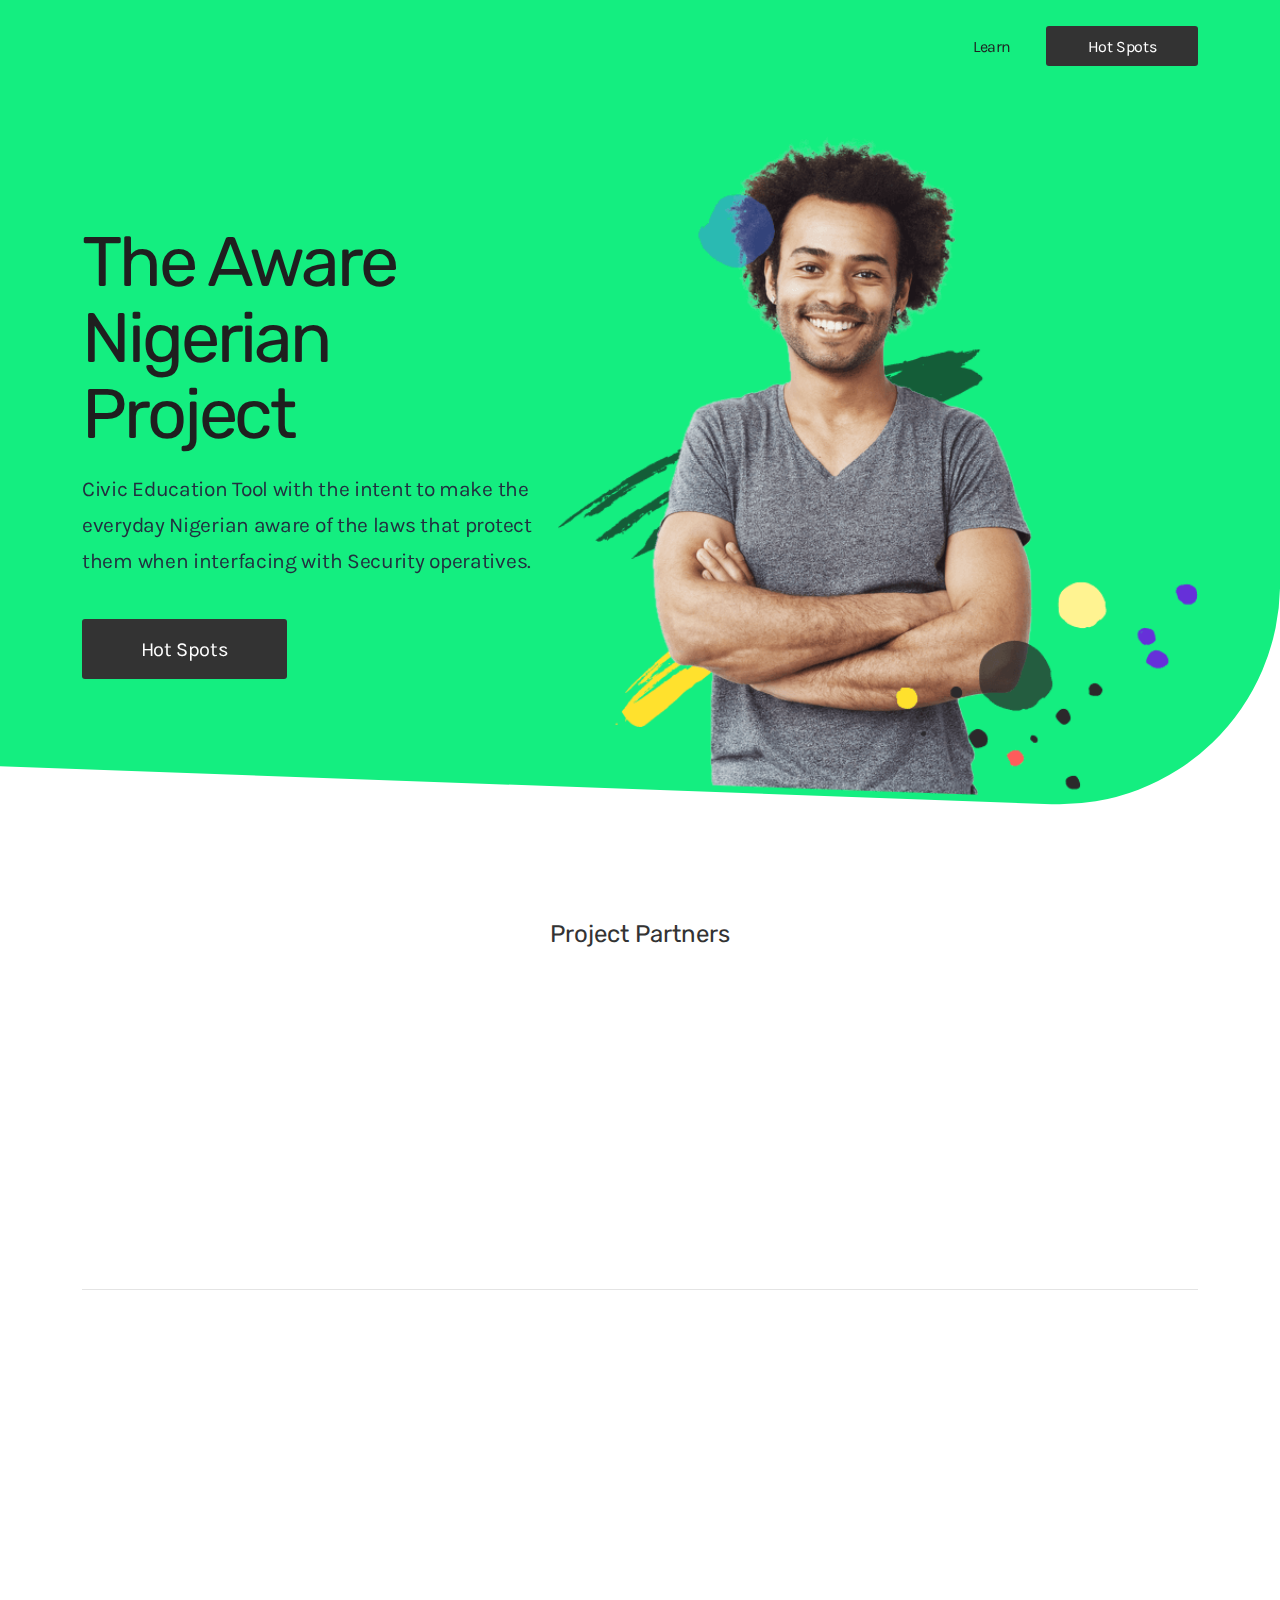
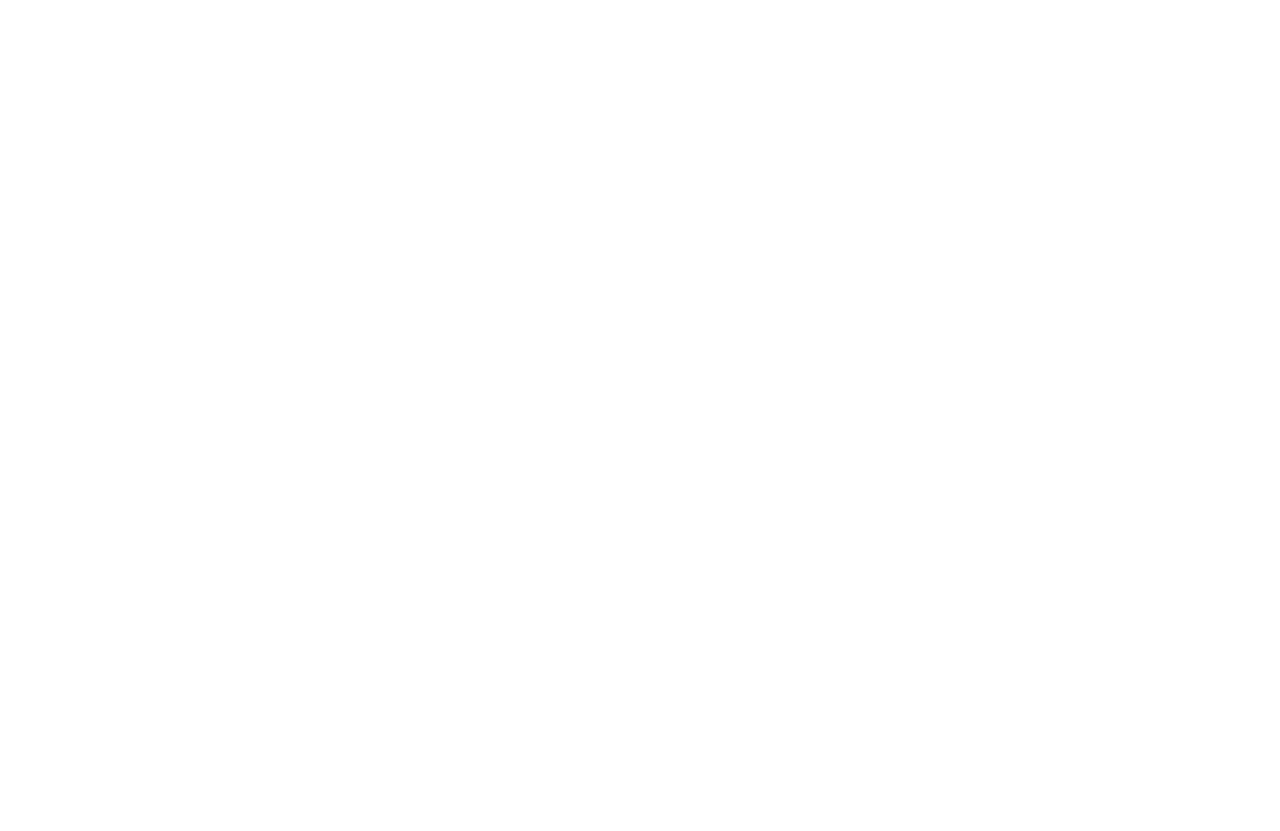
<file: index.html>
<!DOCTYPE html>
<html lang="en">

<head>
  <meta charset="UTF-8">
  <meta name="viewport" content="width=device-width, initial-scale=1.0">
  <meta http-equiv="X-UA-Compatible" content="ie=edge">
  <title>TANP | Welcome</title>
  <link rel="shortcut icon" href="image/favicon.png" type="image/x-icon">
  <!-- Bootstrap , fonts & icons  -->
  <link rel="stylesheet" href="./css/bootstrap.css">
  <link rel="stylesheet" href="./fonts/icon-font/css/style.css">
  <link rel="stylesheet" href="./fonts/typography-font/typo.css">
  <link rel="stylesheet" href="./fonts/fontawesome-5/css/all.css">
  <link href="https://fonts.googleapis.com/css2?family=Karla:wght@300;400;500;600;700;800&display=swap" rel="stylesheet">
  <link href="https://fonts.googleapis.com/css2?family=Gothic+A1:wght@400;500;700;900&display=swap" rel="stylesheet">
  <link href="https://fonts.googleapis.com/css2?family=Work+Sans:wght@400;500;600;700;800;900&display=swap" rel="stylesheet">
  <link href="https://fonts.googleapis.com/css2?family=Rubik:wght@400;500;600;700;800;900&display=swap" rel="stylesheet">
  <link href="https://fonts.googleapis.com/css2?family=Inter:wght@400;600;700;800;900&display=swap" rel="stylesheet">
  <link href="https://fonts.googleapis.com/css2?family=Nunito:wght@400;600;700;800;900&display=swap" rel="stylesheet">
  <!-- Plugin'stylesheets  -->
  <link rel="stylesheet" href="./plugins/aos/aos.min.css">
  <!-- Vendor stylesheets  -->
  <link rel="stylesheet" href="./css/main.css">
  <!-- Custom stylesheet -->
</head>

<body data-theme-mode-panel-active data-theme="light" style="font-family: 'Mazzard H';">
  <div class="site-wrapper overflow-hidden position-relative">
    <!-- Site Header -->
    <!-- Preloader -->
    <!-- <div id="loading">
    <div class="preloader">
     <img src="./image/preloader.gif" alt="preloader">
   </div>
   </div>    -->
    <!--Site Header Area -->
    <header class="site-header site-header--menu-right landing-14-menu site-header--absolute site-header--sticky">
      <div class="container">
        <nav class="navbar site-navbar">
          <!-- Brand Logo-->
          <!-- <div class="brand-logo">
            <a href="#">
               light version logo (logo must be black)
              <img src="image/logo/logo-black.png" alt="" class="light-version-logo">
              Dark version logo (logo must be White)
             <img src="image/logo/logo-white.png" alt="" class="dark-version-logo">
            </a>
         </div> -->
          <div class="menu-block-wrapper">
            <div class="menu-overlay"></div>
            <nav class="menu-block" id="append-menu-header">
              <div class="mobile-menu-head">
                <div class="go-back">
                  <i class="fa fa-angle-left"></i>
                </div>
                <div class="current-menu-title"></div>
                <div class="mobile-menu-close">&times;</div>
              </div>
              <ul class="site-menu-main">
                <li class="nav-item">
                  <a href="./rights.html" class="nav-link-item">Learn</a>
                </li>
              </ul>
            </nav>
          </div>
          <div class="header-btn header-btn-l-14 ms-auto d-none d-xs-inline-flex">
            <a target="_blank" class="btn btn trail-btn focus-reset" href="https://finestdevs.com/shade/">
              Hot Spots
            </a>
          </div>
          <!-- mobile menu trigger -->
          <div class="mobile-menu-trigger">
            <span></span>
          </div>
          <!--/.Mobile Menu Hamburger Ends-->
        </nav>
      </div>
    </header>
    <!-- navbar- -->
    <!-- Hero Area -->
    <div class="hero-area-l-14 position-relative z-index-1 overflow-hidden">
      <div class="container">
        <div class="row position-relative justify-content-center">
          <div class="col-xl-5 col-lg-6 col-md-8 col-sm-10 pr-0 " data-aos="fade-right" data-aos-duration="800" data-aos-once="true">
            <div class="content">
              <h1>The Aware Nigerian Project</h1>
              <p>Civic Education Tool with the intent to make the everyday Nigerian aware of the laws that protect them when interfacing with Security operatives.</p>
              <a href="#" class="btn focus-reset">Hot Spots</a>
            </div>
          </div>
          <div class="col-xl-7 col-lg-5 col-md-8 " data-aos="fade-left" data-aos-duration="800" data-aos-once="true">
            <div class="banner-image-l-14">
              <img src="./image/l4/hero-img.png" alt="" class="w-100 mt-xl-n10">
            </div>
          </div>
        </div>
      </div>
      <div class="bg-shape-14"></div>
    </div>
    <!-- Brand-area -->
    <div class="brand-area-l-14">
      <div class="container">
        <div class="row">
          <div class="col-sm-12 text-center">
            <h4>Project Partners</h4>
          </div>
        </div>
        <div class="row img-grayscale">
          <div class="col-lg-12">
            <div class="brand-area-l-14-items d-flex justify-content-center align-items-center flex-wrap ">
              <div class="single-brand " data-aos="fade-right" data-aos-duration="500" data-aos-once="true">
                <img src="image/l4/BudgIT_logo.png" alt="">
              </div>
              <div class="single-brand " data-aos="fade-right" data-aos-duration="700" data-aos-once="true">
                <img src="image/l4/civichive.png" alt="">
              </div>

            </div>
          </div>
        </div>
        <div class="row">
          <div class="col-lg-12">
            <div class="brand-aarea-border-l14"></div>
          </div>
        </div>
      </div>
    </div>
   
    <!-- Content-Area-2 -->
    <div class="content-area-l-14-2">
      <div class="container">
        <div class="row align-items-center justify-content-center">
          <div class="col-lg-6 col-md-8" data-aos="fade-right" data-aos-duration="800" data-aos-once="true">
            <div class="content-img pr-lg-13">
              <img src="image/l4/content-img-2.png" alt="" class="w-100">
            </div>
          </div>
          <div class="col-xl-4 offset-xl-2 col-lg-6 col-md-8 col-sm-10" data-aos="fade-left" data-aos-duration="800" data-aos-once="true">
            <div class="content section-heading-8 text-lg-start text-center">
              <h2>
                Learn Your Rights.
              </h2>
              <p>Take our gamified courses on Civic Engagement and Civic duties and Learn about your rights.</p>
              <a href="./rights.html" class="btn focus-reset">
                Get Started Now
                <i class="fas fa-angle-right"></i>
              </a>
            </div>
          </div>
        </div>
      </div>
    </div>
   
    <!-- Footer Area -->
    <footer class="footer-area-l-12 position-relative">
      <div class="container">
        <div class="row justify-content-center">
          <div class="col-lg-7 col-md-11 pl-lg-6" data-aos="fade-right" data-aos-duration="800" data-aos-once="true">
            <div class="row">
              <div class="col-sm-3 col-xs-6">
                <div class="footer-widget widget2">
                  <p>Help menu</p>
                  <ul class="widget-links pl-0 list-unstyled">
                    <li><a href="">About</a></li>
                    <li><a href="">Features</a></li>
                    <li><a href="">Career</a></li>
                  </ul>
                </div>
              </div>
              <div class="col-sm-4 col-xs-6">
                <div class="footer-widget widget3">
                  <ul class="widget-links pl-0 list-unstyled">
                    <li><a href="">Contact </a></li>
                    <li><a href="">Help & Support</a></li>
                    <li><a href="">Privacy Policy</a></li>
                    <li><a href="">Terms & Conditions</a></li>
                  </ul>
                </div>
              </div>
            </div>
          </div>
          <div class="col-lg-5 col-md-8 col-sm-11" data-aos="fade-left" data-aos-duration="800" data-aos-once="true">
            <div class="footer-subs-form-l-12">
              <p>Subscribe to our newsletter</p>
              <h6>Subscribe to get lastest news and events announcements. No spam in your inbox.</h6>
              <div class="input-group">
                <input type="text" class="form-control" placeholder="Enter your email address" aria-label="">
                <div class="input-group-append">
                  <button class="btn border-0 focus-reset" type="button">
                    <i class="icon icon-tail-right text-white"></i>
                  </button>
                </div>
              </div>
            </div>
          </div>
        </div>
      </div>
    </footer>
  </div>
  <!-- Vendor Scripts -->
  <script src="js/vendor.min.js"></script>
  <script src="./plugins/aos/aos.min.js"></script>
  <script src="./plugins/menu/menu.js"></script>
  <!-- Activation Script -->
  <script src="js/custom.js"></script>
</body>

</html>
</file>
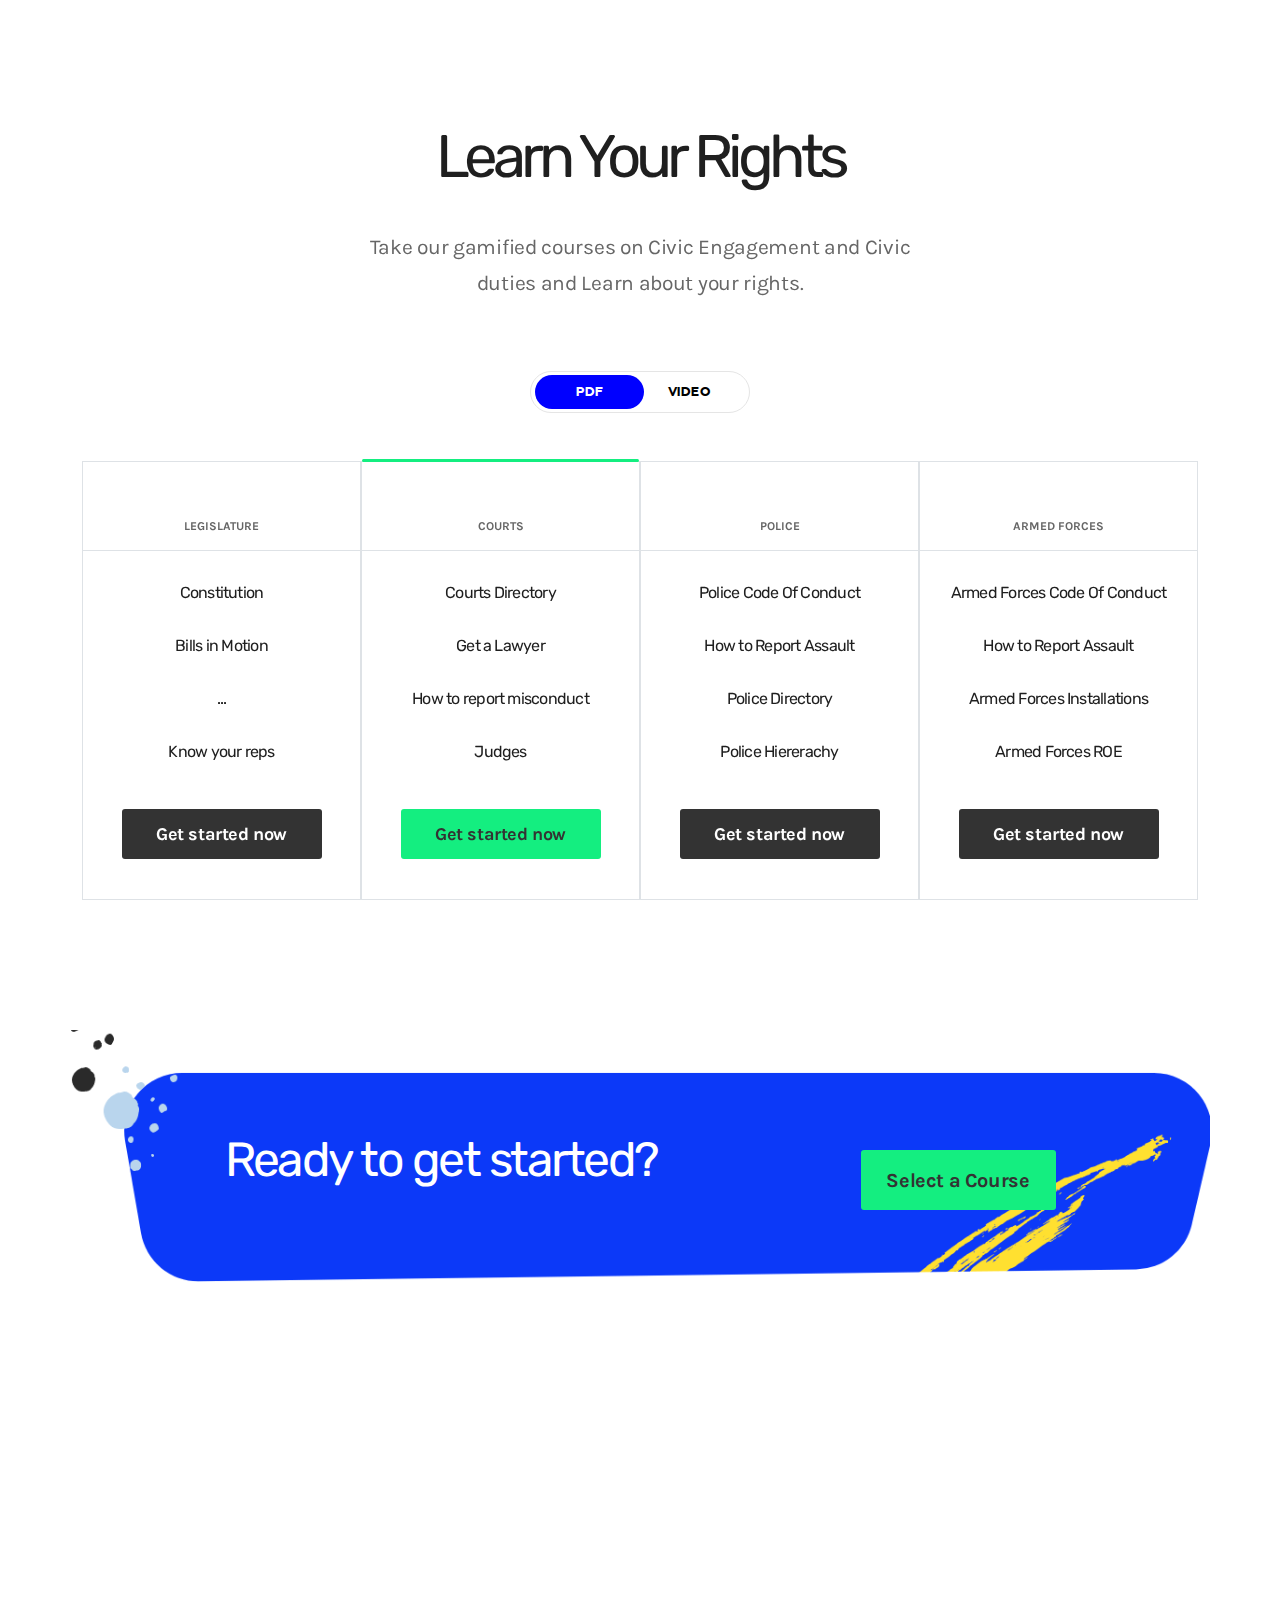
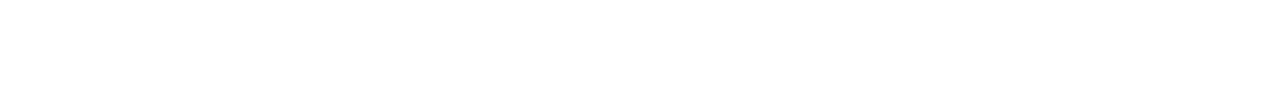
<file: rights.html>
<!DOCTYPE html>
<html lang="en">

<head>
  <meta charset="UTF-8">
  <meta name="viewport" content="width=device-width, initial-scale=1.0">
  <meta http-equiv="X-UA-Compatible" content="ie=edge">
  <title>Sass subscription </title>
  <link rel="shortcut icon" href="image/favicon.png" type="image/x-icon">
  <!-- Bootstrap , fonts & icons  -->
  <link rel="stylesheet" href="./css/bootstrap.css">
  <link rel="stylesheet" href="./fonts/icon-font/css/style.css">
  <link rel="stylesheet" href="./fonts/typography-font/typo.css">
  <link rel="stylesheet" href="./fonts/fontawesome-5/css/all.css">
  <link href="https://fonts.googleapis.com/css2?family=Karla:wght@300;400;500;600;700;800&display=swap" rel="stylesheet">
  <link href="https://fonts.googleapis.com/css2?family=Gothic+A1:wght@400;500;700;900&display=swap" rel="stylesheet">
  <link href="https://fonts.googleapis.com/css2?family=Work+Sans:wght@400;500;600;700;800;900&display=swap" rel="stylesheet">
  <link href="https://fonts.googleapis.com/css2?family=Rubik:wght@400;500;600;700;800;900&display=swap" rel="stylesheet">
  <link href="https://fonts.googleapis.com/css2?family=Inter:wght@400;600;700;800;900&display=swap" rel="stylesheet">
  <link href="https://fonts.googleapis.com/css2?family=Nunito:wght@400;600;700;800;900&display=swap" rel="stylesheet">
  <!-- Plugin'stylesheets  -->
  <link rel="stylesheet" href="./plugins/aos/aos.min.css">
  <!-- Vendor stylesheets  -->
  <link rel="stylesheet" href="./css/main.css">
  <!-- Custom stylesheet -->
</head>

<body data-theme-mode-panel-active data-theme="light" style="font-family: 'Mazzard H';">
  <div class="site-wrapper overflow-hidden position-relative">
    <!-- Site Header -->
    <!-- Preloader -->
    <!-- <div id="loading">
    <div class="preloader">
     <img src="./image/preloader.gif" alt="preloader">
   </div>
   </div>    -->

    <!-- navbar- -->
    
    <!-- Pricing-area section -->
    <div class="pricing-area-l14 position-relative overflow-hidden z-index-1">
      <div class="container">
        <div class="row justify-content-center">
          <div class="col-12 col-xl-6 col-lg-7 col-md-10 text-center" data-aos="fade-down" data-aos-duration="800" data-aos-once="true">
            <div class="section-heading-8">
              <h2>
                Learn Your Rights</h2>
              <p>Take our gamified courses on Civic Engagement and Civic duties and Learn about your rights.</p>
            </div>
          </div>
        </div>
        <div class="row justify-content-center" id="table-price-value" data-pricing-dynamic data-value-active="monthly">
          <div class="col-md-12 text-center">
            <!-- toggle-btn start -->
            <div class="toggle-btn d-inline-block  justify-content-center">
              <a class="btn-toggle btn-toggle-2 active-white d-flex  price-deck-trigger" data-pricing-trigger data-target="#table-price-value" href="javascript:">
                <span class="round"></span>
              </a>
            </div>
            <!-- toggle-btn end -->
          </div>
          <div class="col-md-12 col-sm-8 l-14-pricing-table row no-gutters">
            <div class="col-lg-3 col-md-6 border p-0">
              <!-- single-price start -->
              <div class="single-price bg-default text-center  pt-5 pb-10 mb-lg-0" data-aos="fade-right" data-aos-duration="800" data-aos-once="true">
                <!-- price-top start -->
                <div class="price-top justify-content-between mb-2">
                  <span>Legislature</span>
                </div>
                <!-- price-top end -->
                <!-- main-price start -->
                <div class="main-price pb-8 border-bottom">
                  <!-- <div class="price mt-3 mb-3 position-relative">
                    <span class="d-inline-block mb-0  dynamic-value">$</span>
                    <h2 class="d-inline-block mb-0  dynamic-value" data-active="15" data-monthly="19" data-yearly="199"></h2>
                  </div>
                  <span class=" dynamic-value" data-active="per month" data-monthly="Per month"
                                data-yearly="per year"></span> -->
                </div>
                <!-- main-price end -->
                <!-- price-body start -->
                <div class="price-body">
                  <ul class="pricing-list with-check-icon list-unstyled">
                    <li>
                      Constitution</li>
                    <li>
                      Bills in Motion</li>
                    <li>
                      ...</li>
                    <li>
                      <li>Know your reps</li>
                    </li>
                  </ul>
                </div>
                <div class="price-btn">
                  <a class="btn focus-reset" href="#">Get started now</a>
                </div>
                <!-- price-btn end -->
              </div>
              <!-- single-price end -->
            </div>
            <div class="col-lg-3 col-md-6 border p-0">
              <!-- single-price start -->
              <div class="single-price bg-default popular-pricing popular-pricing-2 text-center position-relative  pt-5 pb-10 mb-lg-0" data-aos="fade-up" data-aos-duration="800" data-aos-once="true">
                <!-- price-top start -->
                <div class="price-top justify-content-between mb-2">
                  <span>Courts</span>
                </div>
                <!-- price-top end -->
                <!-- main-price start -->
                <div class="main-price pb-8 border-bottom">
                  <!-- <div class="price mt-3 mb-3 position-relative">
                    <span class="d-inline-block mb-0  dynamic-value">$</span>
                    <h2 class="d-inline-block mb-0  dynamic-value" data-active="15" data-monthly="29" data-yearly="299"></h2>
                  </div> -->
                  <!-- <span class=" dynamic-value" data-active="per month" data-monthly="per month"
                                data-yearly="per year"></span> -->
                </div>
                <!-- main-price end -->
                <!-- price-body start -->
                <div class=" price-body">
                  <ul class="pricing-list with-check-icon list-unstyled">
                    <li>
                      Courts Directory</li>
                    <li>
                      Get a Lawyer</li>
                    <li>
                      How to report misconduct</li>
                    <li>
                      Judges</li>
                  </ul>
                </div>
                <div class="price-btn price-btn-bro">
                  <a class="btn" href="#">Get started now</a>
                </div>
                <!-- price-btn end -->
              </div>
              <!-- single-price end -->
            </div>
            <div class="col-lg-3 col-md-6 border p-0">
              <!-- single-price start -->
              <div class="single-price bg-default text-center  pt-5 pb-10 mb-lg-0" data-aos="fade-up" data-aos-duration="800" data-aos-once="true">
                <!-- price-top start -->
                <div class="price-top justify-content-between mb-2">
                  <span>Police</span>
                </div>
                <!-- price-top end -->
                <!-- main-price start -->
                <div class="main-price pb-8 border-bottom">
                  <!-- <div class="price mt-3 mb-3 position-relative">
                    <span class="d-inline-block mb-0  dynamic-value">$</span>
                    <h2 class="d-inline-block mb-0  dynamic-value" data-active="15" data-monthly="49" data-yearly="499"></h2>
                  </div>
                  <span class=" dynamic-value" data-active="per month" data-monthly="per month"
                                data-yearly="per year"></span> -->
                </div>
                <!-- main-price end -->
                <!-- price-body start -->
                <div class=" price-body">
                  <ul class="pricing-list with-check-icon list-unstyled">
                    <li>
                        Police Code Of Conduct</li>
                        <li>
                          How to Report Assault</li>
                        <li>
                            Police Directory</li>
                        <li>
                            Police Hiererachy</li>
                  </ul>
                </div>
                <div class="price-btn">
                  <a class="btn" href="#">Get started now</a>
                </div>
                <!-- price-btn end -->
              </div>
              <!-- single-price end -->
            </div>
            <div class="col-lg-3 col-md-6 border p-0">
              <!-- single-price start -->
              <div class="single-price bg-default  text-center  pt-5 pb-10" data-aos="fade-left" data-aos-duration="800" data-aos-once="true">
                <!-- price-top start -->
                <div class="price-top justify-content-between mb-2">
                  <span
                                class="font-size-1 letter-spacing-np51 text-dovegray line-height-1p66 font-weight-bold">Armed Forces</span>
                </div>
                <!-- price-top end -->
                <!-- main-price start -->
                <div class="main-price pb-8 border-bottom">
                  <!-- <div class="price mt-3 mb-3 position-relative">
                    <span class="d-inline-block mb-0  dynamic-value">$</span>
                    <h2 class="d-inline-block mb-0  dynamic-value" data-active="15" data-monthly="89" data-yearly="999"></h2>
                  </div>
                  <span class=" dynamic-value" data-active="per month" data-monthly="per month"
                                data-yearly="per year"></span> -->
                </div>
                <!-- main-price end -->
                <!-- price-body start -->
                <div class="price-body">
                  <ul class="pricing-list with-check-icon list-unstyled">
                    <li>
                      Armed Forces Code Of Conduct</li>
                    <li>
                      How to Report Assault</li>
                    <li>
                      Armed Forces Installations</li>
                    <li>
                      Armed Forces ROE</li>
                  </ul>
                </div>
                <div class="price-btn">
                  <a class="btn" href="#">Get started now</a>
                </div>
                <!-- price-btn end -->
              </div>
              <!-- single-price end -->
            </div>
          </div>
        </div>
      </div>
    </div>
    <!-- CTA Area -->
    <div class="cta-area-l-14">
      <div class="container position-relative">
        <div class="bg-shape-img-3"></div>
        <div class="row cta-area-l-14-content justify-content-center text-lg-start text-center">
          <div class="col-lg-6">
            <div class="cta-content">
              <h2 class="text-white">Ready to get started?</h2>
            </div>
          </div>
          <div class="col-lg-3 text-lg-end text-center">
            <a class="btn" href="#">Select a Course</a>
          </div>
        </div>
      </div>
    </div>
    <!-- Footer Area -->
    <footer class="footer-area-l-12 position-relative">
        <div class="container">
          <div class="row justify-content-center">
            <div class="col-lg-7 col-md-11 pl-lg-6" data-aos="fade-right" data-aos-duration="800" data-aos-once="true">
              <div class="row">
                <div class="col-sm-3 col-xs-6">
                  <div class="footer-widget widget2">
                    <p>Help menu</p>
                    <ul class="widget-links pl-0 list-unstyled">
                      <li><a href="">About</a></li>
                      <li><a href="">Features</a></li>
                      <li><a href="">Career</a></li>
                    </ul>
                  </div>
                </div>
                <div class="col-sm-4 col-xs-6">
                  <div class="footer-widget widget3">
                    <ul class="widget-links pl-0 list-unstyled">
                      <li><a href="">Contact </a></li>
                      <li><a href="">Help & Support</a></li>
                      <li><a href="">Privacy Policy</a></li>
                      <li><a href="">Terms & Conditions</a></li>
                    </ul>
                  </div>
                </div>
              </div>
            </div>
            <div class="col-lg-5 col-md-8 col-sm-11" data-aos="fade-left" data-aos-duration="800" data-aos-once="true">
              <div class="footer-subs-form-l-12">
                <p>Subscribe to our newsletter</p>
                <h6>Subscribe to get lastest news and events announcements. No spam in your inbox.</h6>
                <div class="input-group">
                  <input type="text" class="form-control" placeholder="Enter your email address" aria-label="">
                  <div class="input-group-append">
                    <button class="btn border-0 focus-reset" type="button">
                      <i class="icon icon-tail-right text-white"></i>
                    </button>
                  </div>
                </div>
              </div>
            </div>
          </div>
        </div>
      </footer>
    </div>
  <!-- Vendor Scripts -->
  <script src="js/vendor.min.js"></script>
  <script src="./plugins/aos/aos.min.js"></script>
  <script src="./plugins/menu/menu.js"></script>
  <!-- Activation Script -->
  <script src="js/custom.js"></script>
</body>

</html>
</file>
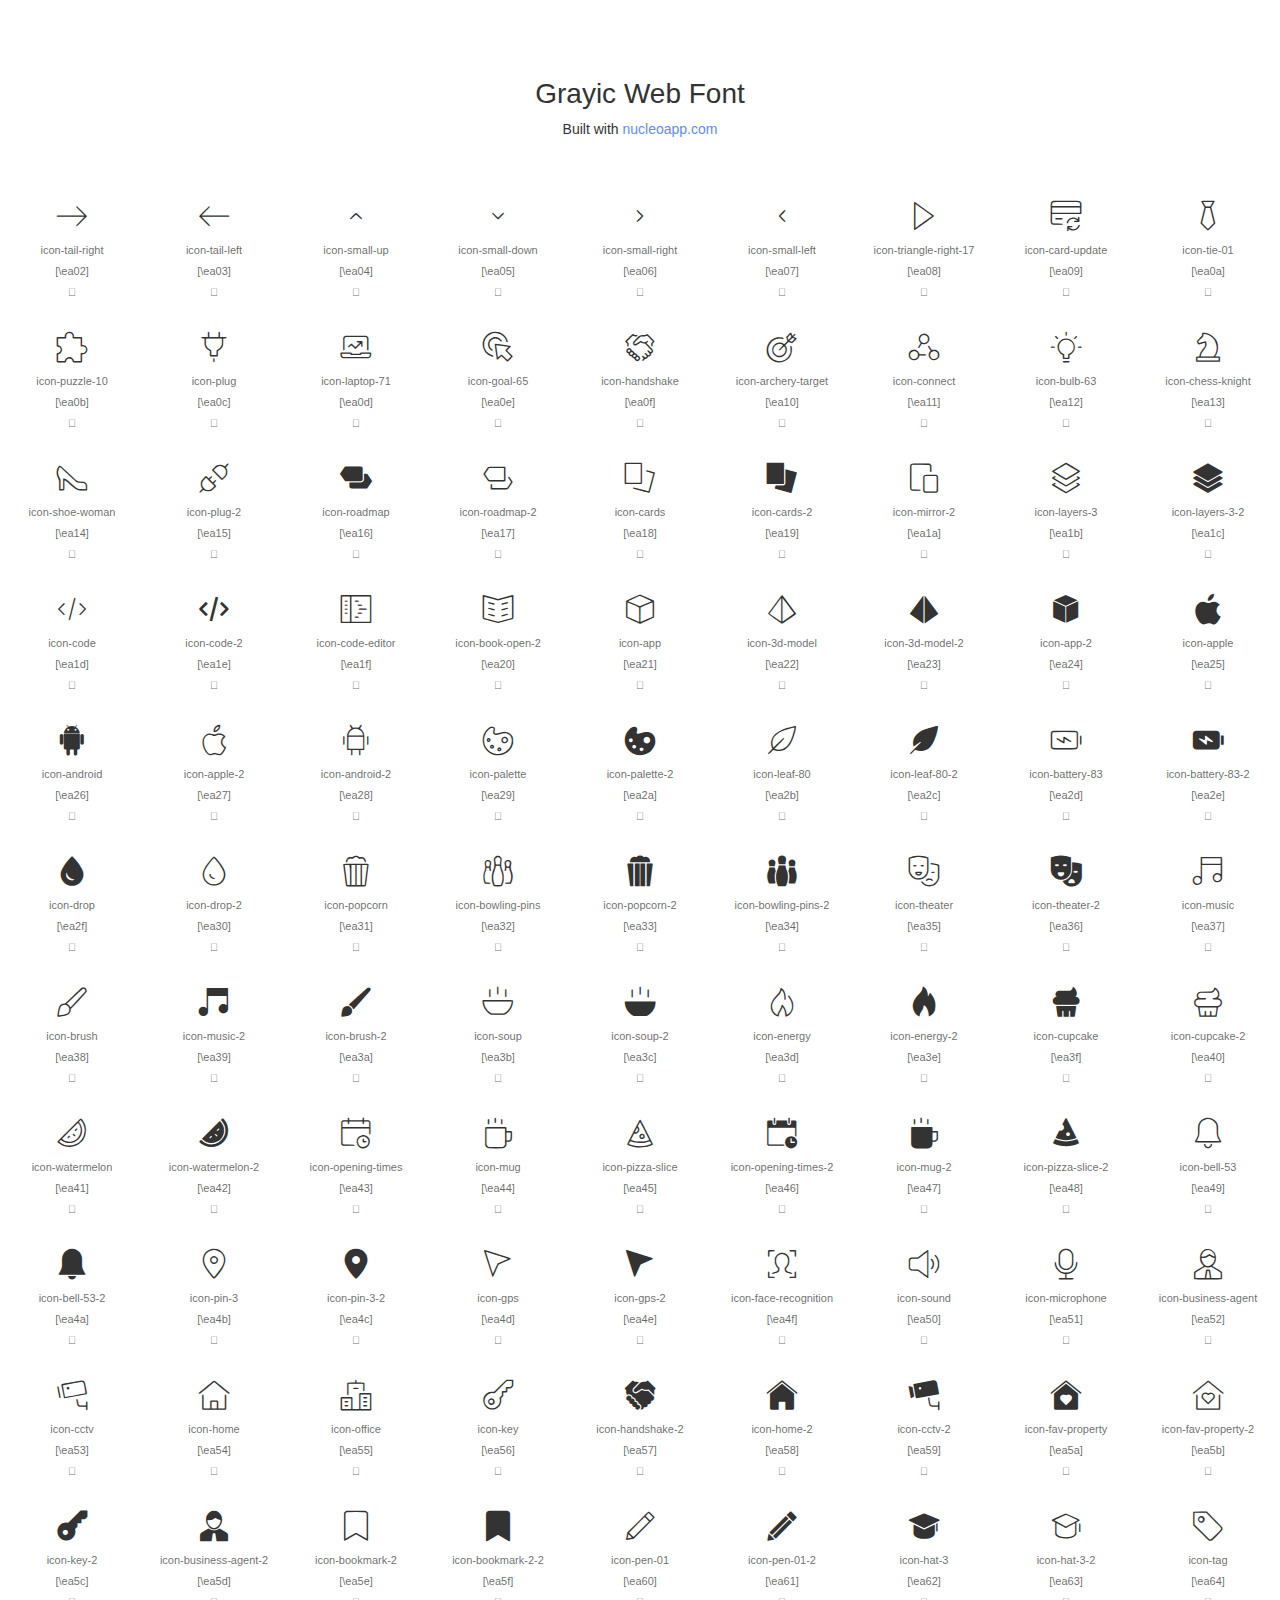
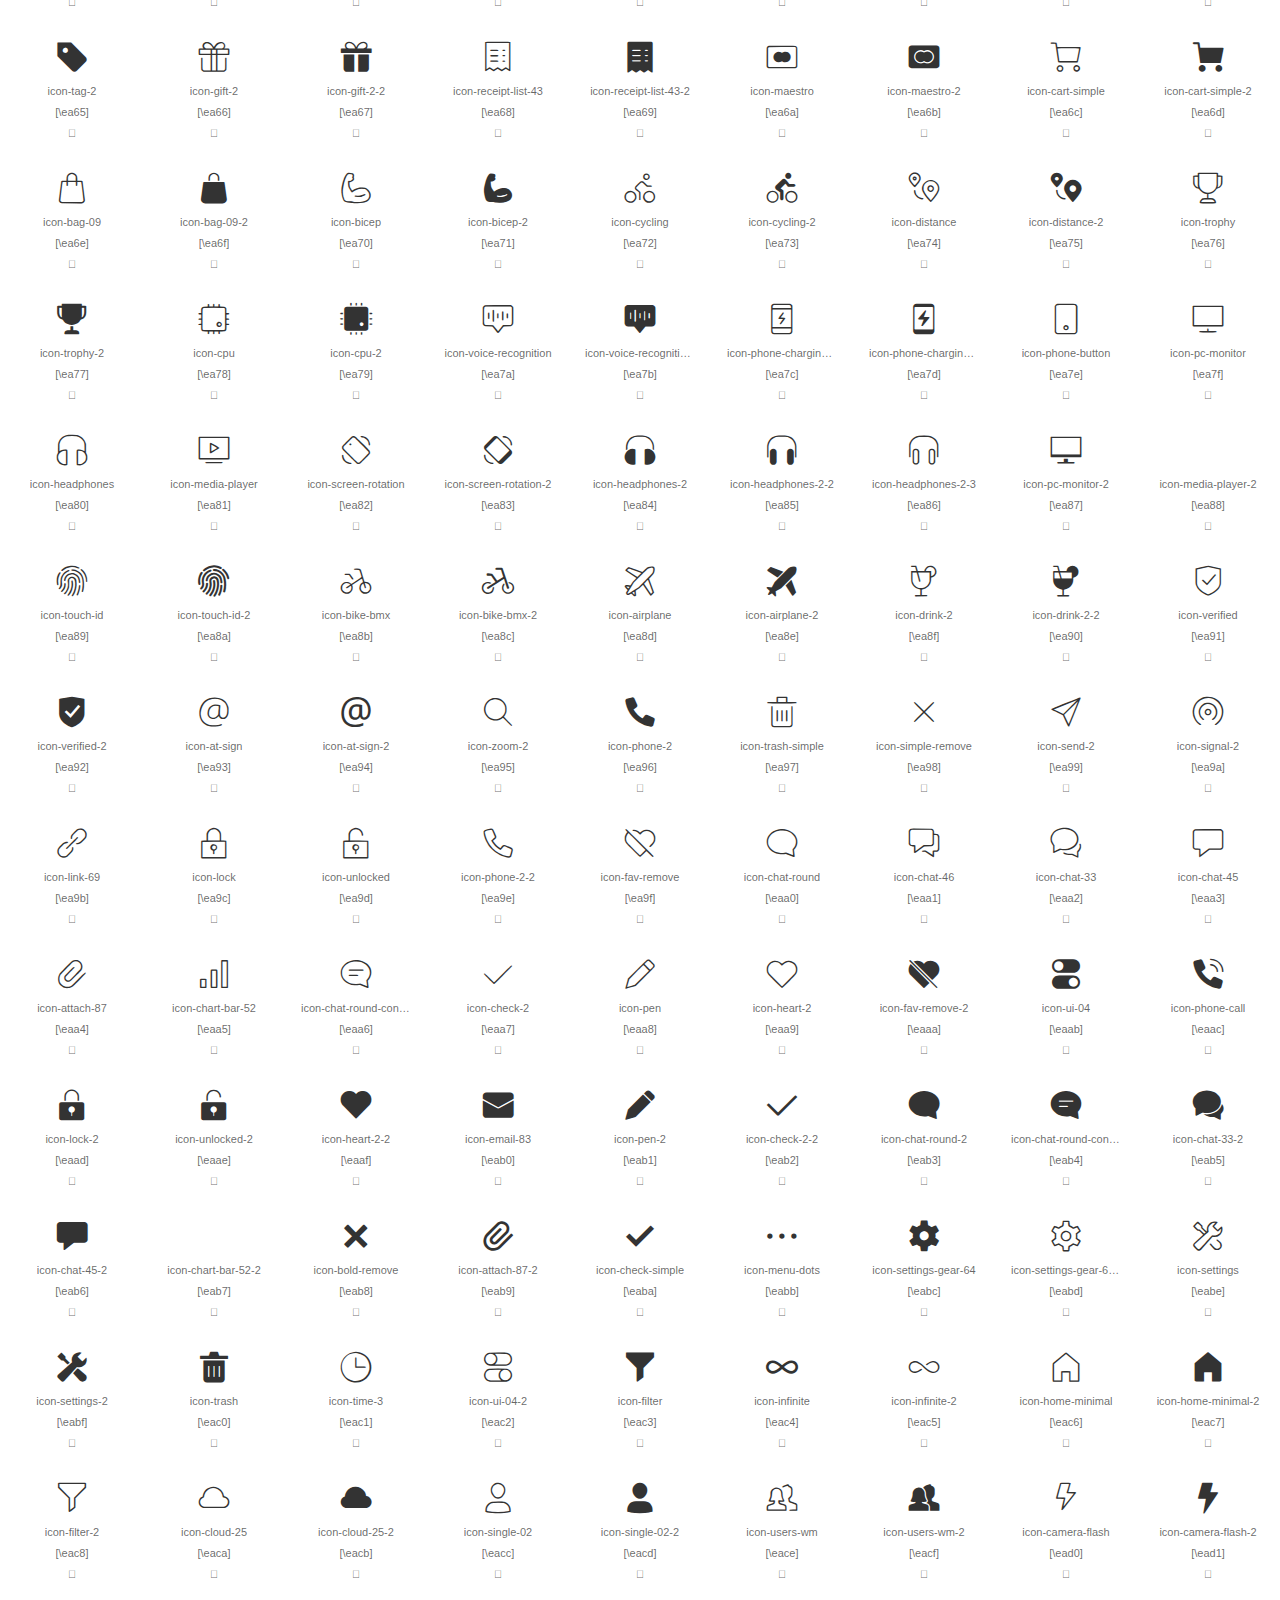
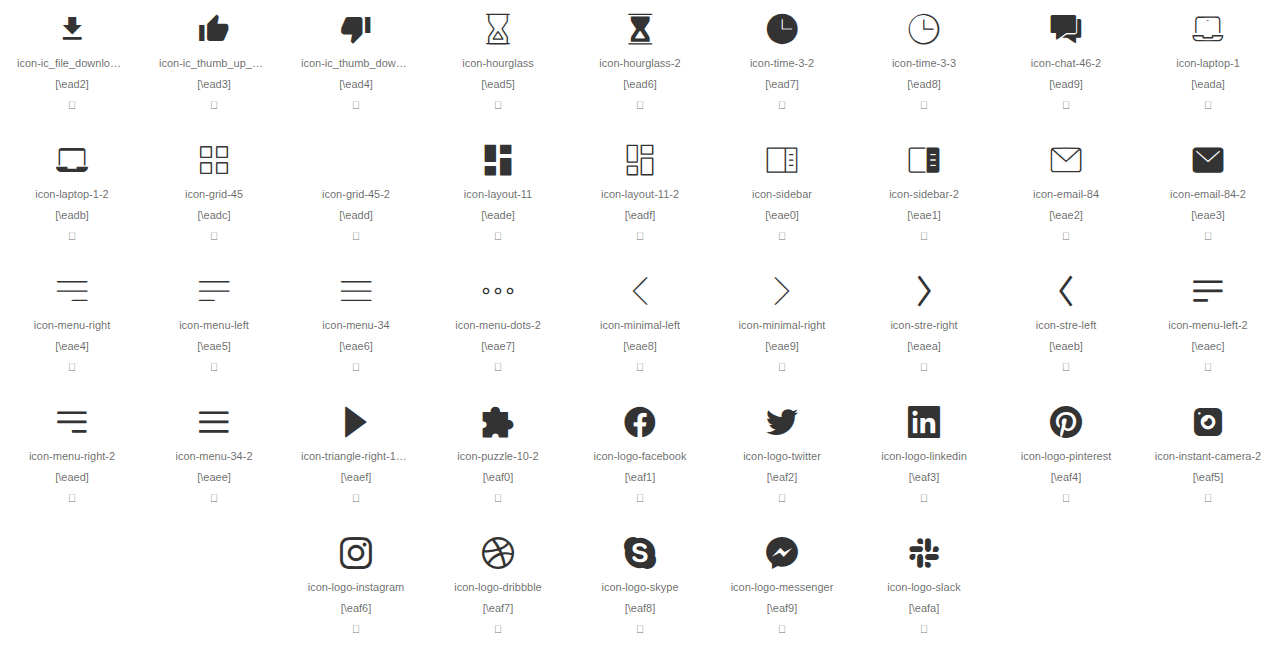
<file: fonts/icon-font/demo.html>
<!doctype html>
<html lang="en">
<head>
	<meta charset="UTF-8">
	<meta name="viewport" content="width=device-width, initial-scale=1">
	<link rel="stylesheet" href="demo/css/reset.css"> <!-- CSS reset -->
	<link rel="stylesheet" href="demo/css/style.css">
	<link rel="shortcut icon" href="demo/favicon.ico">
	<title>Grayic Web Font</title>
</head>
<body>
	<header>
		<h1>Grayic Web Font</h1>
		<p>Built with <a href="https://nucleoapp.com">nucleoapp.com</a></p>
	</header>

	<div id="icons-wrapper">
		<section>
			<ul>
                
                    <li>
                        <i class="icon icon-tail-right"></i>
                        <p>icon-tail-right</p>
                    </li>
                
                    <li>
                        <i class="icon icon-tail-left"></i>
                        <p>icon-tail-left</p>
                    </li>
                
                    <li>
                        <i class="icon icon-small-up"></i>
                        <p>icon-small-up</p>
                    </li>
                
                    <li>
                        <i class="icon icon-small-down"></i>
                        <p>icon-small-down</p>
                    </li>
                
                    <li>
                        <i class="icon icon-small-right"></i>
                        <p>icon-small-right</p>
                    </li>
                
                    <li>
                        <i class="icon icon-small-left"></i>
                        <p>icon-small-left</p>
                    </li>
                
                    <li>
                        <i class="icon icon-triangle-right-17"></i>
                        <p>icon-triangle-right-17</p>
                    </li>
                
                    <li>
                        <i class="icon icon-card-update"></i>
                        <p>icon-card-update</p>
                    </li>
                
                    <li>
                        <i class="icon icon-tie-01"></i>
                        <p>icon-tie-01</p>
                    </li>
                
                    <li>
                        <i class="icon icon-puzzle-10"></i>
                        <p>icon-puzzle-10</p>
                    </li>
                
                    <li>
                        <i class="icon icon-plug"></i>
                        <p>icon-plug</p>
                    </li>
                
                    <li>
                        <i class="icon icon-laptop-71"></i>
                        <p>icon-laptop-71</p>
                    </li>
                
                    <li>
                        <i class="icon icon-goal-65"></i>
                        <p>icon-goal-65</p>
                    </li>
                
                    <li>
                        <i class="icon icon-handshake"></i>
                        <p>icon-handshake</p>
                    </li>
                
                    <li>
                        <i class="icon icon-archery-target"></i>
                        <p>icon-archery-target</p>
                    </li>
                
                    <li>
                        <i class="icon icon-connect"></i>
                        <p>icon-connect</p>
                    </li>
                
                    <li>
                        <i class="icon icon-bulb-63"></i>
                        <p>icon-bulb-63</p>
                    </li>
                
                    <li>
                        <i class="icon icon-chess-knight"></i>
                        <p>icon-chess-knight</p>
                    </li>
                
                    <li>
                        <i class="icon icon-shoe-woman"></i>
                        <p>icon-shoe-woman</p>
                    </li>
                
                    <li>
                        <i class="icon icon-plug-2"></i>
                        <p>icon-plug-2</p>
                    </li>
                
                    <li>
                        <i class="icon icon-roadmap"></i>
                        <p>icon-roadmap</p>
                    </li>
                
                    <li>
                        <i class="icon icon-roadmap-2"></i>
                        <p>icon-roadmap-2</p>
                    </li>
                
                    <li>
                        <i class="icon icon-cards"></i>
                        <p>icon-cards</p>
                    </li>
                
                    <li>
                        <i class="icon icon-cards-2"></i>
                        <p>icon-cards-2</p>
                    </li>
                
                    <li>
                        <i class="icon icon-mirror-2"></i>
                        <p>icon-mirror-2</p>
                    </li>
                
                    <li>
                        <i class="icon icon-layers-3"></i>
                        <p>icon-layers-3</p>
                    </li>
                
                    <li>
                        <i class="icon icon-layers-3-2"></i>
                        <p>icon-layers-3-2</p>
                    </li>
                
                    <li>
                        <i class="icon icon-code"></i>
                        <p>icon-code</p>
                    </li>
                
                    <li>
                        <i class="icon icon-code-2"></i>
                        <p>icon-code-2</p>
                    </li>
                
                    <li>
                        <i class="icon icon-code-editor"></i>
                        <p>icon-code-editor</p>
                    </li>
                
                    <li>
                        <i class="icon icon-book-open-2"></i>
                        <p>icon-book-open-2</p>
                    </li>
                
                    <li>
                        <i class="icon icon-app"></i>
                        <p>icon-app</p>
                    </li>
                
                    <li>
                        <i class="icon icon-3d-model"></i>
                        <p>icon-3d-model</p>
                    </li>
                
                    <li>
                        <i class="icon icon-3d-model-2"></i>
                        <p>icon-3d-model-2</p>
                    </li>
                
                    <li>
                        <i class="icon icon-app-2"></i>
                        <p>icon-app-2</p>
                    </li>
                
                    <li>
                        <i class="icon icon-apple"></i>
                        <p>icon-apple</p>
                    </li>
                
                    <li>
                        <i class="icon icon-android"></i>
                        <p>icon-android</p>
                    </li>
                
                    <li>
                        <i class="icon icon-apple-2"></i>
                        <p>icon-apple-2</p>
                    </li>
                
                    <li>
                        <i class="icon icon-android-2"></i>
                        <p>icon-android-2</p>
                    </li>
                
                    <li>
                        <i class="icon icon-palette"></i>
                        <p>icon-palette</p>
                    </li>
                
                    <li>
                        <i class="icon icon-palette-2"></i>
                        <p>icon-palette-2</p>
                    </li>
                
                    <li>
                        <i class="icon icon-leaf-80"></i>
                        <p>icon-leaf-80</p>
                    </li>
                
                    <li>
                        <i class="icon icon-leaf-80-2"></i>
                        <p>icon-leaf-80-2</p>
                    </li>
                
                    <li>
                        <i class="icon icon-battery-83"></i>
                        <p>icon-battery-83</p>
                    </li>
                
                    <li>
                        <i class="icon icon-battery-83-2"></i>
                        <p>icon-battery-83-2</p>
                    </li>
                
                    <li>
                        <i class="icon icon-drop"></i>
                        <p>icon-drop</p>
                    </li>
                
                    <li>
                        <i class="icon icon-drop-2"></i>
                        <p>icon-drop-2</p>
                    </li>
                
                    <li>
                        <i class="icon icon-popcorn"></i>
                        <p>icon-popcorn</p>
                    </li>
                
                    <li>
                        <i class="icon icon-bowling-pins"></i>
                        <p>icon-bowling-pins</p>
                    </li>
                
                    <li>
                        <i class="icon icon-popcorn-2"></i>
                        <p>icon-popcorn-2</p>
                    </li>
                
                    <li>
                        <i class="icon icon-bowling-pins-2"></i>
                        <p>icon-bowling-pins-2</p>
                    </li>
                
                    <li>
                        <i class="icon icon-theater"></i>
                        <p>icon-theater</p>
                    </li>
                
                    <li>
                        <i class="icon icon-theater-2"></i>
                        <p>icon-theater-2</p>
                    </li>
                
                    <li>
                        <i class="icon icon-music"></i>
                        <p>icon-music</p>
                    </li>
                
                    <li>
                        <i class="icon icon-brush"></i>
                        <p>icon-brush</p>
                    </li>
                
                    <li>
                        <i class="icon icon-music-2"></i>
                        <p>icon-music-2</p>
                    </li>
                
                    <li>
                        <i class="icon icon-brush-2"></i>
                        <p>icon-brush-2</p>
                    </li>
                
                    <li>
                        <i class="icon icon-soup"></i>
                        <p>icon-soup</p>
                    </li>
                
                    <li>
                        <i class="icon icon-soup-2"></i>
                        <p>icon-soup-2</p>
                    </li>
                
                    <li>
                        <i class="icon icon-energy"></i>
                        <p>icon-energy</p>
                    </li>
                
                    <li>
                        <i class="icon icon-energy-2"></i>
                        <p>icon-energy-2</p>
                    </li>
                
                    <li>
                        <i class="icon icon-cupcake"></i>
                        <p>icon-cupcake</p>
                    </li>
                
                    <li>
                        <i class="icon icon-cupcake-2"></i>
                        <p>icon-cupcake-2</p>
                    </li>
                
                    <li>
                        <i class="icon icon-watermelon"></i>
                        <p>icon-watermelon</p>
                    </li>
                
                    <li>
                        <i class="icon icon-watermelon-2"></i>
                        <p>icon-watermelon-2</p>
                    </li>
                
                    <li>
                        <i class="icon icon-opening-times"></i>
                        <p>icon-opening-times</p>
                    </li>
                
                    <li>
                        <i class="icon icon-mug"></i>
                        <p>icon-mug</p>
                    </li>
                
                    <li>
                        <i class="icon icon-pizza-slice"></i>
                        <p>icon-pizza-slice</p>
                    </li>
                
                    <li>
                        <i class="icon icon-opening-times-2"></i>
                        <p>icon-opening-times-2</p>
                    </li>
                
                    <li>
                        <i class="icon icon-mug-2"></i>
                        <p>icon-mug-2</p>
                    </li>
                
                    <li>
                        <i class="icon icon-pizza-slice-2"></i>
                        <p>icon-pizza-slice-2</p>
                    </li>
                
                    <li>
                        <i class="icon icon-bell-53"></i>
                        <p>icon-bell-53</p>
                    </li>
                
                    <li>
                        <i class="icon icon-bell-53-2"></i>
                        <p>icon-bell-53-2</p>
                    </li>
                
                    <li>
                        <i class="icon icon-pin-3"></i>
                        <p>icon-pin-3</p>
                    </li>
                
                    <li>
                        <i class="icon icon-pin-3-2"></i>
                        <p>icon-pin-3-2</p>
                    </li>
                
                    <li>
                        <i class="icon icon-gps"></i>
                        <p>icon-gps</p>
                    </li>
                
                    <li>
                        <i class="icon icon-gps-2"></i>
                        <p>icon-gps-2</p>
                    </li>
                
                    <li>
                        <i class="icon icon-face-recognition"></i>
                        <p>icon-face-recognition</p>
                    </li>
                
                    <li>
                        <i class="icon icon-sound"></i>
                        <p>icon-sound</p>
                    </li>
                
                    <li>
                        <i class="icon icon-microphone"></i>
                        <p>icon-microphone</p>
                    </li>
                
                    <li>
                        <i class="icon icon-business-agent"></i>
                        <p>icon-business-agent</p>
                    </li>
                
                    <li>
                        <i class="icon icon-cctv"></i>
                        <p>icon-cctv</p>
                    </li>
                
                    <li>
                        <i class="icon icon-home"></i>
                        <p>icon-home</p>
                    </li>
                
                    <li>
                        <i class="icon icon-office"></i>
                        <p>icon-office</p>
                    </li>
                
                    <li>
                        <i class="icon icon-key"></i>
                        <p>icon-key</p>
                    </li>
                
                    <li>
                        <i class="icon icon-handshake-2"></i>
                        <p>icon-handshake-2</p>
                    </li>
                
                    <li>
                        <i class="icon icon-home-2"></i>
                        <p>icon-home-2</p>
                    </li>
                
                    <li>
                        <i class="icon icon-cctv-2"></i>
                        <p>icon-cctv-2</p>
                    </li>
                
                    <li>
                        <i class="icon icon-fav-property"></i>
                        <p>icon-fav-property</p>
                    </li>
                
                    <li>
                        <i class="icon icon-fav-property-2"></i>
                        <p>icon-fav-property-2</p>
                    </li>
                
                    <li>
                        <i class="icon icon-key-2"></i>
                        <p>icon-key-2</p>
                    </li>
                
                    <li>
                        <i class="icon icon-business-agent-2"></i>
                        <p>icon-business-agent-2</p>
                    </li>
                
                    <li>
                        <i class="icon icon-bookmark-2"></i>
                        <p>icon-bookmark-2</p>
                    </li>
                
                    <li>
                        <i class="icon icon-bookmark-2-2"></i>
                        <p>icon-bookmark-2-2</p>
                    </li>
                
                    <li>
                        <i class="icon icon-pen-01"></i>
                        <p>icon-pen-01</p>
                    </li>
                
                    <li>
                        <i class="icon icon-pen-01-2"></i>
                        <p>icon-pen-01-2</p>
                    </li>
                
                    <li>
                        <i class="icon icon-hat-3"></i>
                        <p>icon-hat-3</p>
                    </li>
                
                    <li>
                        <i class="icon icon-hat-3-2"></i>
                        <p>icon-hat-3-2</p>
                    </li>
                
                    <li>
                        <i class="icon icon-tag"></i>
                        <p>icon-tag</p>
                    </li>
                
                    <li>
                        <i class="icon icon-tag-2"></i>
                        <p>icon-tag-2</p>
                    </li>
                
                    <li>
                        <i class="icon icon-gift-2"></i>
                        <p>icon-gift-2</p>
                    </li>
                
                    <li>
                        <i class="icon icon-gift-2-2"></i>
                        <p>icon-gift-2-2</p>
                    </li>
                
                    <li>
                        <i class="icon icon-receipt-list-43"></i>
                        <p>icon-receipt-list-43</p>
                    </li>
                
                    <li>
                        <i class="icon icon-receipt-list-43-2"></i>
                        <p>icon-receipt-list-43-2</p>
                    </li>
                
                    <li>
                        <i class="icon icon-maestro"></i>
                        <p>icon-maestro</p>
                    </li>
                
                    <li>
                        <i class="icon icon-maestro-2"></i>
                        <p>icon-maestro-2</p>
                    </li>
                
                    <li>
                        <i class="icon icon-cart-simple"></i>
                        <p>icon-cart-simple</p>
                    </li>
                
                    <li>
                        <i class="icon icon-cart-simple-2"></i>
                        <p>icon-cart-simple-2</p>
                    </li>
                
                    <li>
                        <i class="icon icon-bag-09"></i>
                        <p>icon-bag-09</p>
                    </li>
                
                    <li>
                        <i class="icon icon-bag-09-2"></i>
                        <p>icon-bag-09-2</p>
                    </li>
                
                    <li>
                        <i class="icon icon-bicep"></i>
                        <p>icon-bicep</p>
                    </li>
                
                    <li>
                        <i class="icon icon-bicep-2"></i>
                        <p>icon-bicep-2</p>
                    </li>
                
                    <li>
                        <i class="icon icon-cycling"></i>
                        <p>icon-cycling</p>
                    </li>
                
                    <li>
                        <i class="icon icon-cycling-2"></i>
                        <p>icon-cycling-2</p>
                    </li>
                
                    <li>
                        <i class="icon icon-distance"></i>
                        <p>icon-distance</p>
                    </li>
                
                    <li>
                        <i class="icon icon-distance-2"></i>
                        <p>icon-distance-2</p>
                    </li>
                
                    <li>
                        <i class="icon icon-trophy"></i>
                        <p>icon-trophy</p>
                    </li>
                
                    <li>
                        <i class="icon icon-trophy-2"></i>
                        <p>icon-trophy-2</p>
                    </li>
                
                    <li>
                        <i class="icon icon-cpu"></i>
                        <p>icon-cpu</p>
                    </li>
                
                    <li>
                        <i class="icon icon-cpu-2"></i>
                        <p>icon-cpu-2</p>
                    </li>
                
                    <li>
                        <i class="icon icon-voice-recognition"></i>
                        <p>icon-voice-recognition</p>
                    </li>
                
                    <li>
                        <i class="icon icon-voice-recognition-2"></i>
                        <p>icon-voice-recognition-2</p>
                    </li>
                
                    <li>
                        <i class="icon icon-phone-charging-3"></i>
                        <p>icon-phone-charging-3</p>
                    </li>
                
                    <li>
                        <i class="icon icon-phone-charging-3-2"></i>
                        <p>icon-phone-charging-3-2</p>
                    </li>
                
                    <li>
                        <i class="icon icon-phone-button"></i>
                        <p>icon-phone-button</p>
                    </li>
                
                    <li>
                        <i class="icon icon-pc-monitor"></i>
                        <p>icon-pc-monitor</p>
                    </li>
                
                    <li>
                        <i class="icon icon-headphones"></i>
                        <p>icon-headphones</p>
                    </li>
                
                    <li>
                        <i class="icon icon-media-player"></i>
                        <p>icon-media-player</p>
                    </li>
                
                    <li>
                        <i class="icon icon-screen-rotation"></i>
                        <p>icon-screen-rotation</p>
                    </li>
                
                    <li>
                        <i class="icon icon-screen-rotation-2"></i>
                        <p>icon-screen-rotation-2</p>
                    </li>
                
                    <li>
                        <i class="icon icon-headphones-2"></i>
                        <p>icon-headphones-2</p>
                    </li>
                
                    <li>
                        <i class="icon icon-headphones-2-2"></i>
                        <p>icon-headphones-2-2</p>
                    </li>
                
                    <li>
                        <i class="icon icon-headphones-2-3"></i>
                        <p>icon-headphones-2-3</p>
                    </li>
                
                    <li>
                        <i class="icon icon-pc-monitor-2"></i>
                        <p>icon-pc-monitor-2</p>
                    </li>
                
                    <li>
                        <i class="icon icon-media-player-2"></i>
                        <p>icon-media-player-2</p>
                    </li>
                
                    <li>
                        <i class="icon icon-touch-id"></i>
                        <p>icon-touch-id</p>
                    </li>
                
                    <li>
                        <i class="icon icon-touch-id-2"></i>
                        <p>icon-touch-id-2</p>
                    </li>
                
                    <li>
                        <i class="icon icon-bike-bmx"></i>
                        <p>icon-bike-bmx</p>
                    </li>
                
                    <li>
                        <i class="icon icon-bike-bmx-2"></i>
                        <p>icon-bike-bmx-2</p>
                    </li>
                
                    <li>
                        <i class="icon icon-airplane"></i>
                        <p>icon-airplane</p>
                    </li>
                
                    <li>
                        <i class="icon icon-airplane-2"></i>
                        <p>icon-airplane-2</p>
                    </li>
                
                    <li>
                        <i class="icon icon-drink-2"></i>
                        <p>icon-drink-2</p>
                    </li>
                
                    <li>
                        <i class="icon icon-drink-2-2"></i>
                        <p>icon-drink-2-2</p>
                    </li>
                
                    <li>
                        <i class="icon icon-verified"></i>
                        <p>icon-verified</p>
                    </li>
                
                    <li>
                        <i class="icon icon-verified-2"></i>
                        <p>icon-verified-2</p>
                    </li>
                
                    <li>
                        <i class="icon icon-at-sign"></i>
                        <p>icon-at-sign</p>
                    </li>
                
                    <li>
                        <i class="icon icon-at-sign-2"></i>
                        <p>icon-at-sign-2</p>
                    </li>
                
                    <li>
                        <i class="icon icon-zoom-2"></i>
                        <p>icon-zoom-2</p>
                    </li>
                
                    <li>
                        <i class="icon icon-phone-2"></i>
                        <p>icon-phone-2</p>
                    </li>
                
                    <li>
                        <i class="icon icon-trash-simple"></i>
                        <p>icon-trash-simple</p>
                    </li>
                
                    <li>
                        <i class="icon icon-simple-remove"></i>
                        <p>icon-simple-remove</p>
                    </li>
                
                    <li>
                        <i class="icon icon-send-2"></i>
                        <p>icon-send-2</p>
                    </li>
                
                    <li>
                        <i class="icon icon-signal-2"></i>
                        <p>icon-signal-2</p>
                    </li>
                
                    <li>
                        <i class="icon icon-link-69"></i>
                        <p>icon-link-69</p>
                    </li>
                
                    <li>
                        <i class="icon icon-lock"></i>
                        <p>icon-lock</p>
                    </li>
                
                    <li>
                        <i class="icon icon-unlocked"></i>
                        <p>icon-unlocked</p>
                    </li>
                
                    <li>
                        <i class="icon icon-phone-2-2"></i>
                        <p>icon-phone-2-2</p>
                    </li>
                
                    <li>
                        <i class="icon icon-fav-remove"></i>
                        <p>icon-fav-remove</p>
                    </li>
                
                    <li>
                        <i class="icon icon-chat-round"></i>
                        <p>icon-chat-round</p>
                    </li>
                
                    <li>
                        <i class="icon icon-chat-46"></i>
                        <p>icon-chat-46</p>
                    </li>
                
                    <li>
                        <i class="icon icon-chat-33"></i>
                        <p>icon-chat-33</p>
                    </li>
                
                    <li>
                        <i class="icon icon-chat-45"></i>
                        <p>icon-chat-45</p>
                    </li>
                
                    <li>
                        <i class="icon icon-attach-87"></i>
                        <p>icon-attach-87</p>
                    </li>
                
                    <li>
                        <i class="icon icon-chart-bar-52"></i>
                        <p>icon-chart-bar-52</p>
                    </li>
                
                    <li>
                        <i class="icon icon-chat-round-content"></i>
                        <p>icon-chat-round-content</p>
                    </li>
                
                    <li>
                        <i class="icon icon-check-2"></i>
                        <p>icon-check-2</p>
                    </li>
                
                    <li>
                        <i class="icon icon-pen"></i>
                        <p>icon-pen</p>
                    </li>
                
                    <li>
                        <i class="icon icon-heart-2"></i>
                        <p>icon-heart-2</p>
                    </li>
                
                    <li>
                        <i class="icon icon-fav-remove-2"></i>
                        <p>icon-fav-remove-2</p>
                    </li>
                
                    <li>
                        <i class="icon icon-ui-04"></i>
                        <p>icon-ui-04</p>
                    </li>
                
                    <li>
                        <i class="icon icon-phone-call"></i>
                        <p>icon-phone-call</p>
                    </li>
                
                    <li>
                        <i class="icon icon-lock-2"></i>
                        <p>icon-lock-2</p>
                    </li>
                
                    <li>
                        <i class="icon icon-unlocked-2"></i>
                        <p>icon-unlocked-2</p>
                    </li>
                
                    <li>
                        <i class="icon icon-heart-2-2"></i>
                        <p>icon-heart-2-2</p>
                    </li>
                
                    <li>
                        <i class="icon icon-email-83"></i>
                        <p>icon-email-83</p>
                    </li>
                
                    <li>
                        <i class="icon icon-pen-2"></i>
                        <p>icon-pen-2</p>
                    </li>
                
                    <li>
                        <i class="icon icon-check-2-2"></i>
                        <p>icon-check-2-2</p>
                    </li>
                
                    <li>
                        <i class="icon icon-chat-round-2"></i>
                        <p>icon-chat-round-2</p>
                    </li>
                
                    <li>
                        <i class="icon icon-chat-round-content-2"></i>
                        <p>icon-chat-round-content-2</p>
                    </li>
                
                    <li>
                        <i class="icon icon-chat-33-2"></i>
                        <p>icon-chat-33-2</p>
                    </li>
                
                    <li>
                        <i class="icon icon-chat-45-2"></i>
                        <p>icon-chat-45-2</p>
                    </li>
                
                    <li>
                        <i class="icon icon-chart-bar-52-2"></i>
                        <p>icon-chart-bar-52-2</p>
                    </li>
                
                    <li>
                        <i class="icon icon-bold-remove"></i>
                        <p>icon-bold-remove</p>
                    </li>
                
                    <li>
                        <i class="icon icon-attach-87-2"></i>
                        <p>icon-attach-87-2</p>
                    </li>
                
                    <li>
                        <i class="icon icon-check-simple"></i>
                        <p>icon-check-simple</p>
                    </li>
                
                    <li>
                        <i class="icon icon-menu-dots"></i>
                        <p>icon-menu-dots</p>
                    </li>
                
                    <li>
                        <i class="icon icon-settings-gear-64"></i>
                        <p>icon-settings-gear-64</p>
                    </li>
                
                    <li>
                        <i class="icon icon-settings-gear-64-2"></i>
                        <p>icon-settings-gear-64-2</p>
                    </li>
                
                    <li>
                        <i class="icon icon-settings"></i>
                        <p>icon-settings</p>
                    </li>
                
                    <li>
                        <i class="icon icon-settings-2"></i>
                        <p>icon-settings-2</p>
                    </li>
                
                    <li>
                        <i class="icon icon-trash"></i>
                        <p>icon-trash</p>
                    </li>
                
                    <li>
                        <i class="icon icon-time-3"></i>
                        <p>icon-time-3</p>
                    </li>
                
                    <li>
                        <i class="icon icon-ui-04-2"></i>
                        <p>icon-ui-04-2</p>
                    </li>
                
                    <li>
                        <i class="icon icon-filter"></i>
                        <p>icon-filter</p>
                    </li>
                
                    <li>
                        <i class="icon icon-infinite"></i>
                        <p>icon-infinite</p>
                    </li>
                
                    <li>
                        <i class="icon icon-infinite-2"></i>
                        <p>icon-infinite-2</p>
                    </li>
                
                    <li>
                        <i class="icon icon-home-minimal"></i>
                        <p>icon-home-minimal</p>
                    </li>
                
                    <li>
                        <i class="icon icon-home-minimal-2"></i>
                        <p>icon-home-minimal-2</p>
                    </li>
                
                    <li>
                        <i class="icon icon-filter-2"></i>
                        <p>icon-filter-2</p>
                    </li>
                
                    <li>
                        <i class="icon icon-cloud-25"></i>
                        <p>icon-cloud-25</p>
                    </li>
                
                    <li>
                        <i class="icon icon-cloud-25-2"></i>
                        <p>icon-cloud-25-2</p>
                    </li>
                
                    <li>
                        <i class="icon icon-single-02"></i>
                        <p>icon-single-02</p>
                    </li>
                
                    <li>
                        <i class="icon icon-single-02-2"></i>
                        <p>icon-single-02-2</p>
                    </li>
                
                    <li>
                        <i class="icon icon-users-wm"></i>
                        <p>icon-users-wm</p>
                    </li>
                
                    <li>
                        <i class="icon icon-users-wm-2"></i>
                        <p>icon-users-wm-2</p>
                    </li>
                
                    <li>
                        <i class="icon icon-camera-flash"></i>
                        <p>icon-camera-flash</p>
                    </li>
                
                    <li>
                        <i class="icon icon-camera-flash-2"></i>
                        <p>icon-camera-flash-2</p>
                    </li>
                
                    <li>
                        <i class="icon icon-ic_file_download_48px"></i>
                        <p>icon-ic_file_download_48px</p>
                    </li>
                
                    <li>
                        <i class="icon icon-ic_thumb_up_48px"></i>
                        <p>icon-ic_thumb_up_48px</p>
                    </li>
                
                    <li>
                        <i class="icon icon-ic_thumb_down_48px"></i>
                        <p>icon-ic_thumb_down_48px</p>
                    </li>
                
                    <li>
                        <i class="icon icon-hourglass"></i>
                        <p>icon-hourglass</p>
                    </li>
                
                    <li>
                        <i class="icon icon-hourglass-2"></i>
                        <p>icon-hourglass-2</p>
                    </li>
                
                    <li>
                        <i class="icon icon-time-3-2"></i>
                        <p>icon-time-3-2</p>
                    </li>
                
                    <li>
                        <i class="icon icon-time-3-3"></i>
                        <p>icon-time-3-3</p>
                    </li>
                
                    <li>
                        <i class="icon icon-chat-46-2"></i>
                        <p>icon-chat-46-2</p>
                    </li>
                
                    <li>
                        <i class="icon icon-laptop-1"></i>
                        <p>icon-laptop-1</p>
                    </li>
                
                    <li>
                        <i class="icon icon-laptop-1-2"></i>
                        <p>icon-laptop-1-2</p>
                    </li>
                
                    <li>
                        <i class="icon icon-grid-45"></i>
                        <p>icon-grid-45</p>
                    </li>
                
                    <li>
                        <i class="icon icon-grid-45-2"></i>
                        <p>icon-grid-45-2</p>
                    </li>
                
                    <li>
                        <i class="icon icon-layout-11"></i>
                        <p>icon-layout-11</p>
                    </li>
                
                    <li>
                        <i class="icon icon-layout-11-2"></i>
                        <p>icon-layout-11-2</p>
                    </li>
                
                    <li>
                        <i class="icon icon-sidebar"></i>
                        <p>icon-sidebar</p>
                    </li>
                
                    <li>
                        <i class="icon icon-sidebar-2"></i>
                        <p>icon-sidebar-2</p>
                    </li>
                
                    <li>
                        <i class="icon icon-email-84"></i>
                        <p>icon-email-84</p>
                    </li>
                
                    <li>
                        <i class="icon icon-email-84-2"></i>
                        <p>icon-email-84-2</p>
                    </li>
                
                    <li>
                        <i class="icon icon-menu-right"></i>
                        <p>icon-menu-right</p>
                    </li>
                
                    <li>
                        <i class="icon icon-menu-left"></i>
                        <p>icon-menu-left</p>
                    </li>
                
                    <li>
                        <i class="icon icon-menu-34"></i>
                        <p>icon-menu-34</p>
                    </li>
                
                    <li>
                        <i class="icon icon-menu-dots-2"></i>
                        <p>icon-menu-dots-2</p>
                    </li>
                
                    <li>
                        <i class="icon icon-minimal-left"></i>
                        <p>icon-minimal-left</p>
                    </li>
                
                    <li>
                        <i class="icon icon-minimal-right"></i>
                        <p>icon-minimal-right</p>
                    </li>
                
                    <li>
                        <i class="icon icon-stre-right"></i>
                        <p>icon-stre-right</p>
                    </li>
                
                    <li>
                        <i class="icon icon-stre-left"></i>
                        <p>icon-stre-left</p>
                    </li>
                
                    <li>
                        <i class="icon icon-menu-left-2"></i>
                        <p>icon-menu-left-2</p>
                    </li>
                
                    <li>
                        <i class="icon icon-menu-right-2"></i>
                        <p>icon-menu-right-2</p>
                    </li>
                
                    <li>
                        <i class="icon icon-menu-34-2"></i>
                        <p>icon-menu-34-2</p>
                    </li>
                
                    <li>
                        <i class="icon icon-triangle-right-17-2"></i>
                        <p>icon-triangle-right-17-2</p>
                    </li>
                
                    <li>
                        <i class="icon icon-puzzle-10-2"></i>
                        <p>icon-puzzle-10-2</p>
                    </li>
                
                    <li>
                        <i class="icon icon-logo-facebook"></i>
                        <p>icon-logo-facebook</p>
                    </li>
                
                    <li>
                        <i class="icon icon-logo-twitter"></i>
                        <p>icon-logo-twitter</p>
                    </li>
                
                    <li>
                        <i class="icon icon-logo-linkedin"></i>
                        <p>icon-logo-linkedin</p>
                    </li>
                
                    <li>
                        <i class="icon icon-logo-pinterest"></i>
                        <p>icon-logo-pinterest</p>
                    </li>
                
                    <li>
                        <i class="icon icon-instant-camera-2"></i>
                        <p>icon-instant-camera-2</p>
                    </li>
                
                    <li>
                        <i class="icon icon-logo-instagram"></i>
                        <p>icon-logo-instagram</p>
                    </li>
                
                    <li>
                        <i class="icon icon-logo-dribbble"></i>
                        <p>icon-logo-dribbble</p>
                    </li>
                
                    <li>
                        <i class="icon icon-logo-skype"></i>
                        <p>icon-logo-skype</p>
                    </li>
                
                    <li>
                        <i class="icon icon-logo-messenger"></i>
                        <p>icon-logo-messenger</p>
                    </li>
                
                    <li>
                        <i class="icon icon-logo-slack"></i>
                        <p>icon-logo-slack</p>
                    </li>
                
				<!-- list of icons here with the proper class-->
			</ul>
		</section>
	</div>
<script>
    function SelectText(element) {
	    var doc = document
	        , text = element
	        , range, selection;
	    if (doc.body.createTextRange) {
	        range = document.body.createTextRange();
	        range.moveToElementText(text);
	        range.select();
	    } else if (window.getSelection) {
	        selection = window.getSelection();
	        range = document.createRange();
	        range.selectNodeContents(text);
	        selection.removeAllRanges();
	        selection.addRange(range);
	    }
	}
    window.onload = function() {
    	var iconsWrapper = document.getElementById('icons-wrapper'),
    		listItems = iconsWrapper.getElementsByTagName('li');
        for (var i = 0; i < listItems.length; i++) {
		    listItems[i].onclick  = function fun(event) {
		    	var selectedTagName = event.target.tagName.toLowerCase();
		    	if( selectedTagName == 'p' || selectedTagName == 'em' ) {
		    		SelectText(event.target);
		    	} else if( selectedTagName == 'input' ) {
		    		event.target.setSelectionRange(0, event.target.value.length);
		    	}
		    }

		    var beforeContentChar = window.getComputedStyle(listItems[i].getElementsByTagName('i')[0], '::before').getPropertyValue('content').replace(/'/g, "").replace(/"/g, ""),
		    	beforeContent = beforeContentChar.codePointAt(0).toString(16);
		    var beforeContentElement = document.createElement("em");
		    beforeContentElement.textContent = "\\"+beforeContent;
		    listItems[i].appendChild(beforeContentElement);

		    //create input element to copy/paste chart
		    var charCharac = document.createElement('input');
		    charCharac.setAttribute('type', 'text');
		    charCharac.setAttribute('maxlength', '1');
		    charCharac.setAttribute('readonly', 'true');
		    charCharac.setAttribute('value', beforeContentChar);
		    listItems[i].appendChild(charCharac);
		}
    }
</script>
</body>
</html>
</file>
<file: fonts/icon-font/css/style.css>
/*--------------------------------

Grayic Web Font
Generated using nucleoapp.com

-------------------------------- */
@font-face {
  font-family: 'Grayic';
  src: url('../fonts/Grayic.eot');
  src: url('../fonts/Grayic.eot') format('embedded-opentype'), url('../fonts/Grayic.woff2') format('woff2'), url('../fonts/Grayic.woff') format('woff'), url('../fonts/Grayic.ttf') format('truetype'), url('../fonts/Grayic.svg') format('svg');
  font-weight: normal;
  font-style: normal;
}
/*------------------------
	base class definition
-------------------------*/
.icon {
  display: inline-block;
  font: normal normal normal 1em/1 'Grayic';
  speak: none;
  text-transform: none;
  /* Better Font Rendering */
  -webkit-font-smoothing: antialiased;
  -moz-osx-font-smoothing: grayscale;
}
/*------------------------
  change icon size
-------------------------*/
/* relative units */
.icon-sm {
  font-size: 0.8em;
}
.icon-lg {
  font-size: 1.2em;
}
/* absolute units */
.icon-16 {
  font-size: 16px;
}
.icon-32 {
  font-size: 32px;
}
/*----------------------------------
  add a square/circle background
-----------------------------------*/
.icon-bg-square,
.icon-bg-circle {
  padding: 0.35em;
  background-color: #eee;
}
.icon-bg-circle {
  border-radius: 50%;
}
/*------------------------------------
  use icons as list item markers
-------------------------------------*/
.icon-ul {
  padding-left: 0;
  list-style-type: none;
}
.icon-ul > li {
  display: flex;
  align-items: flex-start;
  line-height: 1.4;
}
.icon-ul > li > .icon {
  margin-right: 0.4em;
  line-height: inherit;
}
/*------------------------
  spinning icons
-------------------------*/
.icon-is-spinning {
  -webkit-animation: icon-spin 2s infinite linear;
  -moz-animation: icon-spin 2s infinite linear;
  animation: icon-spin 2s infinite linear;
}
@-webkit-keyframes icon-spin {
  0% {
    -webkit-transform: rotate(0deg);
  }
  100% {
    -webkit-transform: rotate(360deg);
  }
}
@-moz-keyframes icon-spin {
  0% {
    -moz-transform: rotate(0deg);
  }
  100% {
    -moz-transform: rotate(360deg);
  }
}
@keyframes icon-spin {
  0% {
    -webkit-transform: rotate(0deg);
    -moz-transform: rotate(0deg);
    -ms-transform: rotate(0deg);
    -o-transform: rotate(0deg);
    transform: rotate(0deg);
  }
  100% {
    -webkit-transform: rotate(360deg);
    -moz-transform: rotate(360deg);
    -ms-transform: rotate(360deg);
    -o-transform: rotate(360deg);
    transform: rotate(360deg);
  }
}
/*------------------------
  rotated/flipped icons
-------------------------*/
.icon-rotate-90 {
  filter: progid:DXImageTransform.Microsoft.BasicImage(rotation=1);
  -webkit-transform: rotate(90deg);
  -moz-transform: rotate(90deg);
  -ms-transform: rotate(90deg);
  -o-transform: rotate(90deg);
  transform: rotate(90deg);
}
.icon-rotate-180 {
  filter: progid:DXImageTransform.Microsoft.BasicImage(rotation=2);
  -webkit-transform: rotate(180deg);
  -moz-transform: rotate(180deg);
  -ms-transform: rotate(180deg);
  -o-transform: rotate(180deg);
  transform: rotate(180deg);
}
.icon-rotate-270 {
  filter: progid:DXImageTransform.Microsoft.BasicImage(rotation=3);
  -webkit-transform: rotate(270deg);
  -moz-transform: rotate(270deg);
  -ms-transform: rotate(270deg);
  -o-transform: rotate(270deg);
  transform: rotate(270deg);
}
.icon-flip-y {
  filter: progid:DXImageTransform.Microsoft.BasicImage(rotation=0);
  -webkit-transform: scale(-1, 1);
  -moz-transform: scale(-1, 1);
  -ms-transform: scale(-1, 1);
  -o-transform: scale(-1, 1);
  transform: scale(-1, 1);
}
.icon-flip-x {
  filter: progid:DXImageTransform.Microsoft.BasicImage(rotation=2);
  -webkit-transform: scale(1, -1);
  -moz-transform: scale(1, -1);
  -ms-transform: scale(1, -1);
  -o-transform: scale(1, -1);
  transform: scale(1, -1);
}
/*------------------------
	icons
-------------------------*/

.icon-tail-right::before {
  content: "\ea02";
}

.icon-tail-left::before {
  content: "\ea03";
}

.icon-small-up::before {
  content: "\ea04";
}

.icon-small-down::before {
  content: "\ea05";
}

.icon-small-right::before {
  content: "\ea06";
}

.icon-small-left::before {
  content: "\ea07";
}

.icon-triangle-right-17::before {
  content: "\ea08";
}

.icon-card-update::before {
  content: "\ea09";
}

.icon-tie-01::before {
  content: "\ea0a";
}

.icon-puzzle-10::before {
  content: "\ea0b";
}

.icon-plug::before {
  content: "\ea0c";
}

.icon-laptop-71::before {
  content: "\ea0d";
}

.icon-goal-65::before {
  content: "\ea0e";
}

.icon-handshake::before {
  content: "\ea0f";
}

.icon-archery-target::before {
  content: "\ea10";
}

.icon-connect::before {
  content: "\ea11";
}

.icon-bulb-63::before {
  content: "\ea12";
}

.icon-chess-knight::before {
  content: "\ea13";
}

.icon-shoe-woman::before {
  content: "\ea14";
}

.icon-plug-2::before {
  content: "\ea15";
}

.icon-roadmap::before {
  content: "\ea16";
}

.icon-roadmap-2::before {
  content: "\ea17";
}

.icon-cards::before {
  content: "\ea18";
}

.icon-cards-2::before {
  content: "\ea19";
}

.icon-mirror-2::before {
  content: "\ea1a";
}

.icon-layers-3::before {
  content: "\ea1b";
}

.icon-layers-3-2::before {
  content: "\ea1c";
}

.icon-code::before {
  content: "\ea1d";
}

.icon-code-2::before {
  content: "\ea1e";
}

.icon-code-editor::before {
  content: "\ea1f";
}

.icon-book-open-2::before {
  content: "\ea20";
}

.icon-app::before {
  content: "\ea21";
}

.icon-3d-model::before {
  content: "\ea22";
}

.icon-3d-model-2::before {
  content: "\ea23";
}

.icon-app-2::before {
  content: "\ea24";
}

.icon-apple::before {
  content: "\ea25";
}

.icon-android::before {
  content: "\ea26";
}

.icon-apple-2::before {
  content: "\ea27";
}

.icon-android-2::before {
  content: "\ea28";
}

.icon-palette::before {
  content: "\ea29";
}

.icon-palette-2::before {
  content: "\ea2a";
}

.icon-leaf-80::before {
  content: "\ea2b";
}

.icon-leaf-80-2::before {
  content: "\ea2c";
}

.icon-battery-83::before {
  content: "\ea2d";
}

.icon-battery-83-2::before {
  content: "\ea2e";
}

.icon-drop::before {
  content: "\ea2f";
}

.icon-drop-2::before {
  content: "\ea30";
}

.icon-popcorn::before {
  content: "\ea31";
}

.icon-bowling-pins::before {
  content: "\ea32";
}

.icon-popcorn-2::before {
  content: "\ea33";
}

.icon-bowling-pins-2::before {
  content: "\ea34";
}

.icon-theater::before {
  content: "\ea35";
}

.icon-theater-2::before {
  content: "\ea36";
}

.icon-music::before {
  content: "\ea37";
}

.icon-brush::before {
  content: "\ea38";
}

.icon-music-2::before {
  content: "\ea39";
}

.icon-brush-2::before {
  content: "\ea3a";
}

.icon-soup::before {
  content: "\ea3b";
}

.icon-soup-2::before {
  content: "\ea3c";
}

.icon-energy::before {
  content: "\ea3d";
}

.icon-energy-2::before {
  content: "\ea3e";
}

.icon-cupcake::before {
  content: "\ea3f";
}

.icon-cupcake-2::before {
  content: "\ea40";
}

.icon-watermelon::before {
  content: "\ea41";
}

.icon-watermelon-2::before {
  content: "\ea42";
}

.icon-opening-times::before {
  content: "\ea43";
}

.icon-mug::before {
  content: "\ea44";
}

.icon-pizza-slice::before {
  content: "\ea45";
}

.icon-opening-times-2::before {
  content: "\ea46";
}

.icon-mug-2::before {
  content: "\ea47";
}

.icon-pizza-slice-2::before {
  content: "\ea48";
}

.icon-bell-53::before {
  content: "\ea49";
}

.icon-bell-53-2::before {
  content: "\ea4a";
}

.icon-pin-3::before {
  content: "\ea4b";
}

.icon-pin-3-2::before {
  content: "\ea4c";
}

.icon-gps::before {
  content: "\ea4d";
}

.icon-gps-2::before {
  content: "\ea4e";
}

.icon-face-recognition::before {
  content: "\ea4f";
}

.icon-sound::before {
  content: "\ea50";
}

.icon-microphone::before {
  content: "\ea51";
}

.icon-business-agent::before {
  content: "\ea52";
}

.icon-cctv::before {
  content: "\ea53";
}

.icon-home::before {
  content: "\ea54";
}

.icon-office::before {
  content: "\ea55";
}

.icon-key::before {
  content: "\ea56";
}

.icon-handshake-2::before {
  content: "\ea57";
}

.icon-home-2::before {
  content: "\ea58";
}

.icon-cctv-2::before {
  content: "\ea59";
}

.icon-fav-property::before {
  content: "\ea5a";
}

.icon-fav-property-2::before {
  content: "\ea5b";
}

.icon-key-2::before {
  content: "\ea5c";
}

.icon-business-agent-2::before {
  content: "\ea5d";
}

.icon-bookmark-2::before {
  content: "\ea5e";
}

.icon-bookmark-2-2::before {
  content: "\ea5f";
}

.icon-pen-01::before {
  content: "\ea60";
}

.icon-pen-01-2::before {
  content: "\ea61";
}

.icon-hat-3::before {
  content: "\ea62";
}

.icon-hat-3-2::before {
  content: "\ea63";
}

.icon-tag::before {
  content: "\ea64";
}

.icon-tag-2::before {
  content: "\ea65";
}

.icon-gift-2::before {
  content: "\ea66";
}

.icon-gift-2-2::before {
  content: "\ea67";
}

.icon-receipt-list-43::before {
  content: "\ea68";
}

.icon-receipt-list-43-2::before {
  content: "\ea69";
}

.icon-maestro::before {
  content: "\ea6a";
}

.icon-maestro-2::before {
  content: "\ea6b";
}

.icon-cart-simple::before {
  content: "\ea6c";
}

.icon-cart-simple-2::before {
  content: "\ea6d";
}

.icon-bag-09::before {
  content: "\ea6e";
}

.icon-bag-09-2::before {
  content: "\ea6f";
}

.icon-bicep::before {
  content: "\ea70";
}

.icon-bicep-2::before {
  content: "\ea71";
}

.icon-cycling::before {
  content: "\ea72";
}

.icon-cycling-2::before {
  content: "\ea73";
}

.icon-distance::before {
  content: "\ea74";
}

.icon-distance-2::before {
  content: "\ea75";
}

.icon-trophy::before {
  content: "\ea76";
}

.icon-trophy-2::before {
  content: "\ea77";
}

.icon-cpu::before {
  content: "\ea78";
}

.icon-cpu-2::before {
  content: "\ea79";
}

.icon-voice-recognition::before {
  content: "\ea7a";
}

.icon-voice-recognition-2::before {
  content: "\ea7b";
}

.icon-phone-charging-3::before {
  content: "\ea7c";
}

.icon-phone-charging-3-2::before {
  content: "\ea7d";
}

.icon-phone-button::before {
  content: "\ea7e";
}

.icon-pc-monitor::before {
  content: "\ea7f";
}

.icon-headphones::before {
  content: "\ea80";
}

.icon-media-player::before {
  content: "\ea81";
}

.icon-screen-rotation::before {
  content: "\ea82";
}

.icon-screen-rotation-2::before {
  content: "\ea83";
}

.icon-headphones-2::before {
  content: "\ea84";
}

.icon-headphones-2-2::before {
  content: "\ea85";
}

.icon-headphones-2-3::before {
  content: "\ea86";
}

.icon-pc-monitor-2::before {
  content: "\ea87";
}

.icon-media-player-2::before {
  content: "\ea88";
}

.icon-touch-id::before {
  content: "\ea89";
}

.icon-touch-id-2::before {
  content: "\ea8a";
}

.icon-bike-bmx::before {
  content: "\ea8b";
}

.icon-bike-bmx-2::before {
  content: "\ea8c";
}

.icon-airplane::before {
  content: "\ea8d";
}

.icon-airplane-2::before {
  content: "\ea8e";
}

.icon-drink-2::before {
  content: "\ea8f";
}

.icon-drink-2-2::before {
  content: "\ea90";
}

.icon-verified::before {
  content: "\ea91";
}

.icon-verified-2::before {
  content: "\ea92";
}

.icon-at-sign::before {
  content: "\ea93";
}

.icon-at-sign-2::before {
  content: "\ea94";
}

.icon-zoom-2::before {
  content: "\ea95";
}

.icon-phone-2::before {
  content: "\ea96";
}

.icon-trash-simple::before {
  content: "\ea97";
}

.icon-simple-remove::before {
  content: "\ea98";
}

.icon-send-2::before {
  content: "\ea99";
}

.icon-signal-2::before {
  content: "\ea9a";
}

.icon-link-69::before {
  content: "\ea9b";
}

.icon-lock::before {
  content: "\ea9c";
}

.icon-unlocked::before {
  content: "\ea9d";
}

.icon-phone-2-2::before {
  content: "\ea9e";
}

.icon-fav-remove::before {
  content: "\ea9f";
}

.icon-chat-round::before {
  content: "\eaa0";
}

.icon-chat-46::before {
  content: "\eaa1";
}

.icon-chat-33::before {
  content: "\eaa2";
}

.icon-chat-45::before {
  content: "\eaa3";
}

.icon-attach-87::before {
  content: "\eaa4";
}

.icon-chart-bar-52::before {
  content: "\eaa5";
}

.icon-chat-round-content::before {
  content: "\eaa6";
}

.icon-check-2::before {
  content: "\eaa7";
}

.icon-pen::before {
  content: "\eaa8";
}

.icon-heart-2::before {
  content: "\eaa9";
}

.icon-fav-remove-2::before {
  content: "\eaaa";
}

.icon-ui-04::before {
  content: "\eaab";
}

.icon-phone-call::before {
  content: "\eaac";
}

.icon-lock-2::before {
  content: "\eaad";
}

.icon-unlocked-2::before {
  content: "\eaae";
}

.icon-heart-2-2::before {
  content: "\eaaf";
}

.icon-email-83::before {
  content: "\eab0";
}

.icon-pen-2::before {
  content: "\eab1";
}

.icon-check-2-2::before {
  content: "\eab2";
}

.icon-chat-round-2::before {
  content: "\eab3";
}

.icon-chat-round-content-2::before {
  content: "\eab4";
}

.icon-chat-33-2::before {
  content: "\eab5";
}

.icon-chat-45-2::before {
  content: "\eab6";
}

.icon-chart-bar-52-2::before {
  content: "\eab7";
}

.icon-bold-remove::before {
  content: "\eab8";
}

.icon-attach-87-2::before {
  content: "\eab9";
}

.icon-check-simple::before {
  content: "\eaba";
}

.icon-menu-dots::before {
  content: "\eabb";
}

.icon-settings-gear-64::before {
  content: "\eabc";
}

.icon-settings-gear-64-2::before {
  content: "\eabd";
}

.icon-settings::before {
  content: "\eabe";
}

.icon-settings-2::before {
  content: "\eabf";
}

.icon-trash::before {
  content: "\eac0";
}

.icon-time-3::before {
  content: "\eac1";
}

.icon-ui-04-2::before {
  content: "\eac2";
}

.icon-filter::before {
  content: "\eac3";
}

.icon-infinite::before {
  content: "\eac4";
}

.icon-infinite-2::before {
  content: "\eac5";
}

.icon-home-minimal::before {
  content: "\eac6";
}

.icon-home-minimal-2::before {
  content: "\eac7";
}

.icon-filter-2::before {
  content: "\eac8";
}

.icon-cloud-25::before {
  content: "\eaca";
}

.icon-cloud-25-2::before {
  content: "\eacb";
}

.icon-single-02::before {
  content: "\eacc";
}

.icon-single-02-2::before {
  content: "\eacd";
}

.icon-users-wm::before {
  content: "\eace";
}

.icon-users-wm-2::before {
  content: "\eacf";
}

.icon-camera-flash::before {
  content: "\ead0";
}

.icon-camera-flash-2::before {
  content: "\ead1";
}

.icon-ic_file_download_48px::before {
  content: "\ead2";
}

.icon-ic_thumb_up_48px::before {
  content: "\ead3";
}

.icon-ic_thumb_down_48px::before {
  content: "\ead4";
}

.icon-hourglass::before {
  content: "\ead5";
}

.icon-hourglass-2::before {
  content: "\ead6";
}

.icon-time-3-2::before {
  content: "\ead7";
}

.icon-time-3-3::before {
  content: "\ead8";
}

.icon-chat-46-2::before {
  content: "\ead9";
}

.icon-laptop-1::before {
  content: "\eada";
}

.icon-laptop-1-2::before {
  content: "\eadb";
}

.icon-grid-45::before {
  content: "\eadc";
}

.icon-grid-45-2::before {
  content: "\eadd";
}

.icon-layout-11::before {
  content: "\eade";
}

.icon-layout-11-2::before {
  content: "\eadf";
}

.icon-sidebar::before {
  content: "\eae0";
}

.icon-sidebar-2::before {
  content: "\eae1";
}

.icon-email-84::before {
  content: "\eae2";
}

.icon-email-84-2::before {
  content: "\eae3";
}

.icon-menu-right::before {
  content: "\eae4";
}

.icon-menu-left::before {
  content: "\eae5";
}

.icon-menu-34::before {
  content: "\eae6";
}

.icon-menu-dots-2::before {
  content: "\eae7";
}

.icon-minimal-left::before {
  content: "\eae8";
}

.icon-minimal-right::before {
  content: "\eae9";
}

.icon-stre-right::before {
  content: "\eaea";
}

.icon-stre-left::before {
  content: "\eaeb";
}

.icon-menu-left-2::before {
  content: "\eaec";
}

.icon-menu-right-2::before {
  content: "\eaed";
}

.icon-menu-34-2::before {
  content: "\eaee";
}

.icon-triangle-right-17-2::before {
  content: "\eaef";
}

.icon-puzzle-10-2::before {
  content: "\eaf0";
}

.icon-logo-facebook::before {
  content: "\eaf1";
}

.icon-logo-twitter::before {
  content: "\eaf2";
}

.icon-logo-linkedin::before {
  content: "\eaf3";
}

.icon-logo-pinterest::before {
  content: "\eaf4";
}

.icon-instant-camera-2::before {
  content: "\eaf5";
}

.icon-logo-instagram::before {
  content: "\eaf6";
}

.icon-logo-dribbble::before {
  content: "\eaf7";
}

.icon-logo-skype::before {
  content: "\eaf8";
}

.icon-logo-messenger::before {
  content: "\eaf9";
}

.icon-logo-slack::before {
  content: "\eafa";
}
</file>
<file: fonts/typography-font/typo.css>
@font-face {
    font-family: 'Mazzard H';
    src: url('MazzardH-Black.woff2') format('woff2'),
        url('MazzardH-Black.woff') format('woff');
    font-weight: 900;
    font-style: normal;
    font-display: swap;
}

@font-face {
    font-family: 'Mazzard H';
    src: url('MazzardH-Bold.woff2') format('woff2'),
        url('MazzardH-Bold.woff') format('woff');
    font-weight: bold;
    font-style: normal;
    font-display: swap;
}

@font-face {
    font-family: 'Mazzard H';
    src: url('MazzardH-BlackItalic.woff2') format('woff2'),
        url('MazzardH-BlackItalic.woff') format('woff');
    font-weight: 900;
    font-style: italic;
    font-display: swap;
}

@font-face {
    font-family: 'Mazzard H';
    src: url('MazzardH-ExtraLightItalic.woff2') format('woff2'),
        url('MazzardH-ExtraLightItalic.woff') format('woff');
    font-weight: 200;
    font-style: italic;
    font-display: swap;
}

@font-face {
    font-family: 'Mazzard H';
    src: url('MazzardH-Italic.woff2') format('woff2'),
        url('MazzardH-Italic.woff') format('woff');
    font-weight: normal;
    font-style: italic;
    font-display: swap;
}

@font-face {
    font-family: 'Mazzard H';
    src: url('MazzardH-ExtraBold.woff2') format('woff2'),
        url('MazzardH-ExtraBold.woff') format('woff');
    font-weight: 800;
    font-style: normal;
    font-display: swap;
}

@font-face {
    font-family: 'Mazzard H';
    src: url('MazzardH-ExtraBoldItalic.woff2') format('woff2'),
        url('MazzardH-ExtraBoldItalic.woff') format('woff');
    font-weight: 800;
    font-style: italic;
    font-display: swap;
}

@font-face {
    font-family: 'Mazzard H';
    src: url('MazzardH-BoldItalic.woff2') format('woff2'),
        url('MazzardH-BoldItalic.woff') format('woff');
    font-weight: bold;
    font-style: italic;
    font-display: swap;
}

@font-face {
    font-family: 'Mazzard H';
    src: url('MazzardH-ExtraLight.woff2') format('woff2'),
        url('MazzardH-ExtraLight.woff') format('woff');
    font-weight: 200;
    font-style: normal;
    font-display: swap;
}

@font-face {
    font-family: 'Mazzard H';
    src: url('MazzardH-Medium.woff2') format('woff2'),
        url('MazzardH-Medium.woff') format('woff');
    font-weight: 500;
    font-style: normal;
    font-display: swap;
}

@font-face {
    font-family: 'Mazzard H';
    src: url('MazzardH-Light.woff2') format('woff2'),
        url('MazzardH-Light.woff') format('woff');
    font-weight: 300;
    font-style: normal;
    font-display: swap;
}

@font-face {
    font-family: 'Mazzard H';
    src: url('MazzardH-Regular.woff2') format('woff2'),
        url('MazzardH-Regular.woff') format('woff');
    font-weight: normal;
    font-style: normal;
    font-display: swap;
}

@font-face {
    font-family: 'Mazzard H';
    src: url('MazzardH-MediumItalic.woff2') format('woff2'),
        url('MazzardH-MediumItalic.woff') format('woff');
    font-weight: 500;
    font-style: italic;
    font-display: swap;
}

@font-face {
    font-family: 'Mazzard H';
    src: url('MazzardH-SemiBold.woff2') format('woff2'),
        url('MazzardH-SemiBold.woff') format('woff');
    font-weight: 600;
    font-style: normal;
    font-display: swap;
}

@font-face {
    font-family: 'Mazzard H';
    src: url('MazzardH-LightItalic.woff2') format('woff2'),
        url('MazzardH-LightItalic.woff') format('woff');
    font-weight: 300;
    font-style: italic;
    font-display: swap;
}

@font-face {
    font-family: 'Mazzard H';
    src: url('MazzardH-SemiBoldItalic.woff2') format('woff2'),
        url('MazzardH-SemiBoldItalic.woff') format('woff');
    font-weight: 600;
    font-style: italic;
    font-display: swap;
}

@font-face {
    font-family: 'Mazzard H';
    src: url('MazzardH-Thin.woff2') format('woff2'),
        url('MazzardH-Thin.woff') format('woff');
    font-weight: 100;
    font-style: normal;
    font-display: swap;
}

@font-face {
    font-family: 'Mazzard H';
    src: url('MazzardH-ThinItalic.woff2') format('woff2'),
        url('MazzardH-ThinItalic.woff') format('woff');
    font-weight: 100;
    font-style: italic;
    font-display: swap;
}
</file>
<file: css/main.css>
/*------------------------------------------------------------------
[Master Stylesheet]
-------------------------------------------------------------------
Theme Name:     Shade - Landing Page Template
Theme URL:      https://05-temp-whiter.netlify.app/
Author:         grayic
Version:        1.0
Last change:    25/04/2021
Description:    A default stylesheet for Appex - Landing HTML5 Template.
Primary use:    Business, responsive, bootstrap 5, html5, clean, modern, creative, landing page, app  landing etc.
Support:         https://finestdevs.com/product-support/
-------------------------------------------------------------------*/
/*********** CSS TABLE OF CONTENTS *******************

|--- 01.Component -> { Header }
|--- 02.Component -> { Menu }
|--- 03.Component -> { Button }
|--- 04.Component -> { Form }
|--- 05.Component -> { Cards }
|--- 06.Component -> { Section Heading }



|--- THEME CUSTOM STYLES

|--- 01.sections -> { Landing-14 }


******************************************************/
/*=== Media Query ===*/
body[data-theme='dark'], .dark-bg, .dark-mode-texts {
  --bg:                 #19191b;
  --bg-2:                 #19191b;
  --color-headings:    $white;
  --color-texts:        rgba(255,255,255, 0.7);
  --color-texts-2:        rgba(255,255,255, 1);
  --color-texts-3:        rgba(255,255,255, 0.7);
  --border-color:       rgba(255,255,255, 0.08);
  --border-color-2:       rgba(255,255,255, 0.7);
}

body[data-theme='light'], .light-bg, .light-mode-texts {
  --bg:                   $white;
  --bg-2:                  #f8f9fc;
  --color-headings:      #25373f;
  --color-texts:        rgba(37, 55, 63, 0.7);
  --color-texts-2:       #3b4656;
  --color-texts-3:      rgba(38, 39, 41, 0.7);
  --border-color:       rgba(128, 138, 142, 0.2);
  --border-color-2:       rgba(37, 55, 63, 0.1);
}

body {
  --bg:                   $white;
  --bg-2:                  #f8f9fc;
  --color-headings:      #25373f;
  --color-texts:        rgba(37, 55, 63, 0.7);
  --color-texts-2:       #3b4656;
  --color-texts-3:      rgba(38, 39, 41, 0.7);
  --border-color:       rgba(128, 138, 142, 0.2);
  --border-color-2:       rgba(37, 55, 63, 0.1);
}

p {
  color: var(--color-texts);
}

.default-logo, .default-shape {
  display: block;
}

.light-version-logo, .light-shape {
  display: none;
}

.dark-version-logo, .dark-shape {
  display: none;
}

.light-version-logo.default-logo {
  display: block;
}

.dark-version-logo.default-logo {
  display: block;
}

body[data-theme='dark'] .dark-version-logo, body[data-theme='dark'] .dark-shape, .dark-mode-texts .dark-version-logo, .dark-mode-texts .dark-shape {
  display: block;
}

body[data-theme='dark'] .light-version-logo, .dark-mode-texts .light-version-logo {
  display: none;
}

body[data-theme='dark'] .light-version-logo.default-logo, .dark-mode-texts .light-version-logo.default-logo {
  display: none;
}

body[data-theme='dark'] .light-shape, .dark-mode-texts .light-shape {
  display: none;
}

body[data-theme='dark'] .light-shape.default-shape, .dark-mode-texts .light-shape.default-shape {
  display: none;
}

body[data-theme='dark'] .light-mode-texts .light-version-logo, body[data-theme='dark'] .light-mode-texts .light-shape, .dark-mode-texts .light-mode-texts .light-version-logo, .dark-mode-texts .light-mode-texts .light-shape {
  display: block;
}

body[data-theme='dark'] .light-mode-texts .dark-version-logo, .dark-mode-texts .light-mode-texts .dark-version-logo {
  display: none;
}

body[data-theme='dark'] .light-mode-texts .dark-version-logo.default-logo, .dark-mode-texts .light-mode-texts .dark-version-logo.default-logo {
  display: none;
}

body[data-theme='dark'] .light-mode-texts .dark-shape, .dark-mode-texts .light-mode-texts .dark-shape {
  display: none;
}

body[data-theme='dark'] .light-mode-texts .dark-shape.default-shape, .dark-mode-texts .light-mode-texts .dark-shape.default-shape {
  display: none;
}

body[data-theme='light'] .light-version-logo, body[data-theme='light'] .light-shape, .light-mode-texts .light-version-logo, .light-mode-texts .light-shape {
  display: block;
}

body[data-theme='light'] .dark-version-logo, .light-mode-texts .dark-version-logo {
  display: none;
}

body[data-theme='light'] .dark-version-logo.default-logo, .light-mode-texts .dark-version-logo.default-logo {
  display: none;
}

body[data-theme='light'] .dark-shape, .light-mode-texts .dark-shape {
  display: none;
}

body[data-theme='light'] .dark-shape.default-shape, .light-mode-texts .dark-shape.default-shape {
  display: none;
}

body[data-theme='light'] .dark-mode-texts .dark-version-logo, body[data-theme='light'] .dark-mode-texts .dark-shape, .light-mode-texts .dark-mode-texts .dark-version-logo, .light-mode-texts .dark-mode-texts .dark-shape {
  display: block;
}

body[data-theme='light'] .dark-mode-texts .light-version-logo, .light-mode-texts .dark-mode-texts .light-version-logo {
  display: none;
}

body[data-theme='light'] .dark-mode-texts .light-version-logo.default-logo, .light-mode-texts .dark-mode-texts .light-version-logo.default-logo {
  display: none;
}

body[data-theme='light'] .dark-mode-texts .light-shape, .light-mode-texts .dark-mode-texts .light-shape {
  display: none;
}

body[data-theme='light'] .dark-mode-texts .light-shape.default-shape, .light-mode-texts .dark-mode-texts .light-shape.default-shape {
  display: none;
}

.bg-default {
  background: var(--bg);
}

.bg-default-1 {
  background: var(--bg);
}

.bg-default-2 {
  background: var(--bg-2);
}

.bg-default-3 {
  background: var(--bg-3);
}

.bg-default-4 {
  background: var(--bg-4);
}

.bg-default-5 {
  background: var(--bg-5);
}

.bg-default-6 {
  background: var(--bg-6);
}

.text-default-color {
  color: var(--color-texts);
}

.text-default-color-2 {
  color: var(--color-texts-2);
}

.heading-default-color {
  color: var(--color-headings);
}

.border-default-color {
  border-color: var(--border-color);
}

.border-default-color-2 {
  border-color: var(--border-color-2) !important;
}

/*Preloader css*/
div#loading {
  width: 100%;
  height: 100vh;
  position: fixed;
  z-index: 9999999;
  display: flex;
  align-items: center;
  justify-content: center;
}

div#loading img {
  z-index: 9999;
}

.preloader {
  display: flex;
  align-items: center;
  justify-content: center;
  width: 100%;
  height: 100vh;
  background-color: #ffffff !important;
}

.preloader img {
  width: 200px;
}

/*Header Css StaRT*/
.site-navbar {
  display: flex;
  position: relative;
  flex-wrap: wrap;
  align-items: center;
  justify-content: space-between;
  padding-top: 0px;
}

@media (min-width: 576px) {
  .site-navbar {
    padding-top: 0px;
  }
}

@media (min-width: 992px) {
  .site-navbar {
    flex-flow: row nowrap;
    justify-content: flex-start;
  }
}

.site-navbar .menu-block-wrapper {
  flex-grow: 1;
  align-items: center;
}

@media (min-width: 992px) {
  .site-navbar .menu-block-wrapper {
    display: flex !important;
    flex-basis: auto;
  }
}

.site-header--absolute {
  position: absolute;
  top: 0;
  left: 0;
  width: 100%;
  z-index: 999;
}

.site-header--sticky:not(.mobile-sticky-enable) {
  position: absolute !important;
  top: 0;
  right: 0;
  width: 100%;
  z-index: 999;
}

@media (min-width: 992px) {
  .site-header--sticky:not(.mobile-sticky-enable) {
    position: fixed !important;
    transition: .4s;
  }
  .site-header--sticky:not(.mobile-sticky-enable).scrolling {
    transform: translateY(-100%);
    transition: .4s;
  }
  .site-header--sticky:not(.mobile-sticky-enable).reveal-header {
    transform: translateY(0%);
    box-shadow: 0 12px 34px -11px rgba(65, 62, 101, 0.1);
    z-index: 1000;
  }
}

.site-header--sticky.mobile-sticky-enable {
  top: 0;
  right: 0;
  width: 100%;
  z-index: 999;
  position: fixed !important;
  transition: .4s;
}

.site-header--sticky.mobile-sticky-enable.scrolling {
  transform: translateY(-100%);
  transition: .4s;
}

.site-header--sticky.mobile-sticky-enable.reveal-header {
  transform: translateY(0%);
  box-shadow: 0 12px 34px -11px rgba(65, 62, 101, 0.1);
  z-index: 9999;
}

.site-header--menu-center .container {
  position: relative;
}

.site-header--menu-center .menu-block-wrapper {
  position: static;
}

@media (min-width: 992px) {
  .site-header--menu-center .menu-block {
    margin-left: auto;
    margin-right: auto;
  }
}

@media (min-width: 992px) {
  .site-header--menu-left .container-fluid .sub-menu.megamenu {
    left: 0%;
    transform: translateX(0%) translateY(10px);
  }
}

@media (min-width: 992px) {
  .site-header--menu-left .container-fluid .nav-item.has-megamenu:hover > .sub-menu {
    transform: translateX(0%) translateY(-10px);
    left: 0%;
    margin-left: 20px;
  }
}

.site-header--menu-left .menu-block .site-menu-main {
  justify-content: flex-start;
  padding-left: 15px;
}

@media (min-width: 1200px) {
  .site-header--menu-left .menu-block {
    width: 100%;
  }
}

.site-header--menu-right .menu-block-wrapper {
  position: static;
}

.site-header--menu-right .menu-block {
  margin-left: auto;
}

@media (min-width: 992px) {
  .site-header--menu-right > .container-fluid .sub-menu.megamenu {
    left: 100%;
    transform: translateX(-100%) translateY(10px);
  }
}

@media (min-width: 992px) {
  .site-header--menu-right > .container-fluid .nav-item.has-megamenu:hover > .sub-menu {
    transform: translateX(-100%) translateY(-10px);
    left: 100%;
    margin-left: -20px;
  }
}

@media (min-width: 768px) {
  .container-fluid .site-navbar {
    padding-left: 10px;
    padding-right: 10px;
  }
}

@media (min-width: 992px) {
  .container-fluid .site-navbar {
    padding-left: 20px;
    padding-right: 20px;
  }
}

@media (min-width: 480px) {
  .header-btns {
    margin-right: 15px;
  }
}

@media (min-width: 992px) {
  .header-btns {
    margin-right: 0;
  }
}

.top-contact-menu-wraper .header-btn {
  order: 3;
}

.top-contact-menu-wraper .mobile-menu-trigger {
  order: 4;
}

@media (min-width: 992px) {
  .top-contact-menu-wraper .nav-link-item {
    color: #fff !important;
  }
  .top-contact-menu-wraper .site-menu-main .nav-link-item {
    padding-top: 19px !important;
    padding-bottom: 19px !important;
  }
  .top-contact-menu-wraper .navbar {
    flex-wrap: wrap;
    padding: 30px 0px 0px 0px;
  }
  .top-contact-menu-wraper .brand-logo {
    min-width: 50%;
    order: 1;
    padding-bottom: 30px;
  }
  .top-contact-menu-wraper .header-btn {
    order: 4;
  }
  .top-contact-menu-wraper .menu-block-wrapper {
    min-width: calc(100% - 256px);
    order: 3;
    background: #1D263A;
    border-radius: 0px 0px 0px 5px;
  }
  .top-contact-menu-wraper .top-contact-block {
    order: 2;
    min-width: 50%;
    display: flex !important;
    justify-content: flex-end;
    padding-bottom: 8px;
  }
  .top-contact-menu-wraper .menu-block {
    margin-left: initial;
  }
}

.top-contact-block ul {
  display: flex;
  align-items: center;
}

.top-contact-block ul li {
  display: inline-flex;
  align-items: center;
}

.top-contact-block span {
  height: 30px;
  width: 1px;
  background: rgba(29, 36, 58, 0.12);
  margin: 0px 35px;
}

.top-contact-block img {
  margin-right: 12px;
}

.top-contact-block a {
  display: flex;
  align-items: center;
  font-weight: 600;
  font-size: 17px;
  color: #1D263A;
}

@media (min-width: 992px) {
  .row-lg {
    display: flex;
  }
}

@-webkit-keyframes slideLeft {
  0% {
    opacity: 0;
    transform: translateX(100%);
  }
  100% {
    opacity: 1;
    transform: translateX(0%);
  }
}

@keyframes slideLeft {
  0% {
    opacity: 0;
    transform: translateX(100%);
  }
  100% {
    opacity: 1;
    transform: translateX(0%);
  }
}

@-webkit-keyframes slideRight {
  0% {
    opacity: 1;
    transform: translateX(0%);
  }
  100% {
    opacity: 0;
    transform: translateX(100%);
  }
}

@keyframes slideRight {
  0% {
    opacity: 1;
    transform: translateX(0%);
  }
  100% {
    opacity: 0;
    transform: translateX(100%);
  }
}

.site-menu-main {
  margin-bottom: 0;
  padding-left: 0;
}

@media (min-width: 992px) {
  .site-menu-main {
    display: flex;
    margin-bottom: 0;
    padding-left: 0;
  }
}

.site-menu-main li {
  list-style: none;
}

.site-menu-main ul {
  list-style: none;
  margin-left: 0;
}

.site-menu-main a {
  text-decoration: none;
}

.navbar {
  padding-top: 20px;
  padding-bottom: 20px;
}

@media (min-width: 992px) {
  .navbar {
    padding-top: 0;
    padding-bottom: 0;
  }
}

.site-menu-main .nav-item {
  display: inherit;
}

.site-menu-main .nav-link-item {
  color: #213053;
  font-size: 15px;
  font-weight: 600;
  font-style: normal;
  letter-spacing: normal;
  position: relative;
}

@media (min-width: 992px) {
  .site-menu-main .nav-link-item {
    padding-top: 35px !important;
    padding-bottom: 33px !important;
    padding-left: 20px !important;
    padding-right: 20px !important;
  }
}

.dark-mode-texts .nav-link-item {
  color: #fff;
}

.site-menu-main .sub-menu {
  position: absolute;
  z-index: 500;
  background-color: #fff;
  box-shadow: -2px 2px 70px -25px rgba(0, 0, 0, 0.3);
  padding: 20px 0px;
  transition: opacity 0.5s ease, top 0.5s ease, margin-top 0.5s ease, background-color 0.5s ease;
  margin-top: 25px;
  opacity: 0;
  visibility: hidden;
}

@media (min-width: 992px) {
  .site-menu-main .sub-menu {
    top: 100%;
    min-width: 227px;
    max-width: 227px;
  }
}

@media (min-width: 992px) {
  .site-menu-main .sub-menu .sub-menu {
    top: 0 !important;
    left: 100%;
  }
}

.site-menu-main .sub-menu--item {
  color: var(--color-headings);
  font-size: 15px;
  font-weight: 600;
  padding-left: 30px;
  padding-right: 30px;
  padding-top: 10px;
  padding-bottom: 10px;
}

@media (max-width: 992px) {
  .site-menu-main .sub-menu--item {
    padding-top: 20px;
    padding-bottom: 15px;
    border-bottom: 1px solid rgba(0, 0, 0, 0.1);
  }
}

@media (min-width: 992px) {
  .site-menu-main .sub-menu--item {
    color: #000;
  }
}

.site-menu-main .sub-menu--item > a {
  color: inherit;
}

@media (min-width: 992px) {
  .site-menu-main .sub-menu--item > a {
    transition: .4s;
  }
}

.site-menu-main .sub-menu--item:hover > a {
  color: #1787FC;
}

@media (min-width: 992px) {
  .site-menu-main .sub-menu.megamenu {
    background-color: #fff;
  }
}

.site-menu-main .sub-menu.megamenu .dropdown-image-block {
  max-height: 336px;
}

@media (min-width: 320px) and (max-width: 992px) {
  .site-menu-main .sub-menu.megamenu {
    border: 0;
  }
}

@media (min-width: 992px) {
  .site-menu-main .sub-menu.megamenu {
    padding: 30px;
    min-width: 925px;
    left: 50%;
    transform: translateX(-50%) translateY(10px);
    will-change: transform;
    top: 100%;
    box-shadow: 0 42px 54px rgba(0, 0, 0, 0.09);
    border: 1px solid #e7e9ed;
    border-radius: 8px;
    visibility: hidden;
    z-index: -99;
    opacity: 0;
    pointer-events: none;
  }
  .site-menu-main .sub-menu.megamenu.megadropdown-center {
    transform: translateX(-50%) translateY(1px);
  }
  .site-menu-main .sub-menu.megamenu.megadropdown-right {
    right: 0%;
    transform: translateX(0%) translateY(10px);
  }
  .site-menu-main .sub-menu.megamenu.megadropdown-left {
    left: 0%;
    transform: translateX(0%) translateY(10px);
  }
}

@media (min-width: 1200px) {
  .site-menu-main .sub-menu.megamenu {
    min-width: 1100px;
  }
}

@media (min-width: 1600px) {
  .site-menu-main .sub-menu.megamenu {
    min-width: 1300px;
  }
}

.site-menu-main .sub-menu.megamenu .single-dropdown-block .mega-drop-menu-item {
  padding-top: 14px;
  padding-bottom: 14px;
  display: block;
}

.site-menu-main .sub-menu.megamenu .mega-drop-menu-item {
  padding-top: 2.5px;
  padding-bottom: 2.5px;
  font-size: 15px;
  font-weight: 600;
  transition: .4s;
  color: #000;
}

@media (min-width: 320px) and (max-width: 992px) {
  .site-menu-main .sub-menu.megamenu .mega-drop-menu-item {
    color: var(--color-headings);
    border-top: 1px solid var(--border-color-3);
    padding-left: 20px;
    padding-bottom: 13px;
    padding-top: 13px;
  }
}

@media (min-width: 992px) {
  .site-menu-main .sub-menu.megamenu .mega-drop-menu-item {
    padding-left: 0px;
    padding-right: 10px;
  }
  .site-menu-main .sub-menu.megamenu .mega-drop-menu-item:hover {
    color: #1787FC !important;
  }
}

@media (min-width: 320px) and (max-width: 992px) {
  .site-menu-main .sub-menu.megamenu [class*="col-"] {
    padding-left: 0;
    padding-right: 0;
  }
  .site-menu-main .sub-menu.megamenu [class*="row-"] {
    margin-left: 0;
    margin-right: 0;
  }
}

@media (min-width: 992px) {
  li.nav-item-has-children:not(.has-megamenu) {
    position: relative;
  }
}

@media (min-width: 992px) {
  li.nav-item-has-children:hover > .sub-menu {
    top: 100%;
    margin-top: 0px;
    visibility: visible;
    opacity: 1;
    z-index: 99;
    pointer-events: visible;
    border-radius: 0px 0px 15px 15px;
    border-top: 3px solid #1787FC;
  }
}

.site-menu-main > li .sub-menu > ul > li > a {
  display: inline-block;
  padding: 10px 0;
  font-size: 15px;
  color: #555;
  transition: color 0.3s ease;
  text-decoration: none;
  text-transform: capitalize;
}

.site-menu-main > li .sub-menu.mega-menu {
  left: 50%;
  transform: translateX(-50%);
}

.mobile-menu-head,
.mobile-menu-trigger {
  display: none;
}

/*responsive*/
@media (max-width: 991px) {
  .site-header .mobile-menu-trigger {
    display: flex;
    height: 30px;
    width: 30px;
    margin-left: 15px;
    cursor: pointer;
    align-items: center;
    justify-content: center;
  }
  .site-header .mobile-menu-trigger span {
    display: block;
    height: 2px;
    background-color: #000;
    width: 24px;
    position: relative;
  }
  .reveal-header .mobile-menu-trigger span {
    background-color: #fff !important;
  }
  .site-header .mobile-menu-trigger span:before,
  .site-header .mobile-menu-trigger span:after {
    content: '';
    position: absolute;
    left: 0;
    width: 100%;
    height: 100%;
    background-color: #000;
  }
  .reveal-header .mobile-menu-trigger span:before,
  .reveal-header .mobile-menu-trigger span:after {
    background-color: #fff !important;
  }
  .dark-mode-texts .mobile-menu-trigger span {
    background-color: #fff;
  }
  .dark-mode-texts .mobile-menu-trigger span:before,
  .dark-mode-texts .mobile-menu-trigger span:after {
    background-color: #fff;
  }
  .site-header .mobile-menu-trigger span:before {
    top: -6px;
  }
  .site-header .mobile-menu-trigger span:after {
    top: 6px;
  }
  .site-header .item-right {
    align-items: center;
  }
  .site-header .menu-block {
    position: fixed;
    width: 320px;
    background-color: #ffffff;
    left: 0;
    top: 0;
    height: 100%;
    overflow: hidden;
    transform: translate(-100%);
    transition: all 0.5s ease;
    z-index: 1099;
  }
  .site-header .menu-block.active {
    transform: translate(0%);
  }
  .site-menu-main > li {
    line-height: 1;
    margin: 0;
    display: block;
  }
  .site-menu-main > li > a {
    line-height: 50px;
    height: 50px;
    padding: 0 50px 0 15px;
    display: block;
    border-bottom: 1px solid rgba(0, 0, 0, 0.1);
  }
  .site-menu-main > li > a i {
    position: absolute;
    height: 50px;
    width: 50px;
    top: 0;
    right: 0;
    text-align: center;
    line-height: 50px;
    transform: rotate(-90deg);
  }
  .site-header .menu-block .mobile-menu-head {
    display: flex;
    height: 50px;
    border-bottom: 1px solid rgba(0, 0, 0, 0.1);
    justify-content: space-between;
    align-items: center;
    position: relative;
    z-index: 501;
    position: -webkit-sticky;
    position: sticky;
    background-color: #ffffff;
    top: 0;
  }
  .site-header .menu-block .mobile-menu-head .go-back {
    height: 50px;
    width: 50px;
    border-right: 1px solid rgba(0, 0, 0, 0.1);
    cursor: pointer;
    line-height: 50px;
    text-align: center;
    color: #000000;
    font-size: 16px;
    display: none;
  }
  .site-header .menu-block .mobile-menu-head.active .go-back {
    display: block;
  }
  .site-header .menu-block .mobile-menu-head .current-menu-title {
    font-size: 15px;
    font-weight: 500;
    color: #000000;
    visibility: hidden;
  }
  .site-header .menu-block .mobile-menu-head.active .current-menu-title {
    visibility: visible;
  }
  .site-header .menu-block .mobile-menu-head .mobile-menu-close {
    height: 50px;
    width: 50px;
    border-left: 1px solid rgba(0, 0, 0, 0.1);
    cursor: pointer;
    line-height: 50px;
    text-align: center;
    color: #000000;
    font-size: 25px;
  }
  .site-header .menu-block .site-menu-main {
    height: 100%;
    overflow-x: hidden;
    overflow-y: auto;
  }
  .site-menu-main > li .sub-menu.mega-menu,
  .site-menu-main > li .sub-menu {
    visibility: visible;
    opacity: 1;
    position: absolute;
    box-shadow: none;
    margin: 0;
    padding: 15px;
    top: 0;
    left: 0;
    width: 100%;
    height: 100%;
    padding-top: 50px;
    max-width: none;
    min-width: auto;
    display: none;
    transform: translateX(0%);
    overflow-y: auto;
    overflow-x: hidden;
  }
  .site-menu-main > li .sub-menu.active {
    display: block;
  }
  .site-menu-main > li .sub-menu > ul > li > a,
  .site-menu-main > li .sub-menu.mega-menu > .list-item > ul > li > a {
    display: block;
  }
  .site-menu-main > li .sub-menu.mega-menu > .list-item > ul {
    margin-bottom: 15px;
  }
  .menu-overlay {
    position: fixed;
    background-color: rgba(0, 0, 0, 0.5);
    left: 0;
    top: 0;
    width: 100%;
    height: 100%;
    z-index: 1098;
    visibility: hidden;
    opacity: 0;
    transition: all 0.5s ease;
  }
  .menu-overlay.active {
    visibility: visible;
    opacity: 1;
  }
}

/*Custom Css for menu*/
@media (min-width: 992px) {
  .has-megamenu ul {
    margin-left: auto;
  }
  .site-menu-main a {
    display: flex;
    align-items: center;
  }
  .site-menu-main i {
    margin-left: 15px;
    font-size: 15px;
  }
}

@media (min-width: 1200px) {
  .site-header--menu-center .navbar {
    padding-top: 20px;
    padding-bottom: 20px;
  }
  .site-header--menu-center .menu-block-wrapper {
    position: absolute !important;
    left: 50%;
    transform: translateX(-50%);
  }
}

.nav-item-has-children a {
  display: flex;
  justify-content: space-between;
}

@media (min-width: 992px) {
  .reveal-header li.nav-item-has-children:hover > .sub-menu {
    top: 100%;
  }
  .reveal-header li.nav-item-has-children:hover > .megamenu {
    top: 112%;
  }
}

.menu-block.active .nav-link-item {
  color: #000 !important;
}

@media (min-width: 480px) {
  .d-xs-inline-flex {
    display: inline-flex !important;
  }
}

ul.site-menu-main .nav-item i {
  transition: all 0.4s ease-in-out;
}

ul.site-menu-main .nav-item:hover i {
  transform: rotate(-180deg);
}

li.sub-menu--item.nav-item-has-children:hover i {
  transform: rotate(-180deg) !important;
}

li.sub-menu--item.nav-item-has-children i {
  transform: rotate(-90deg) !important;
  transition: all 0.4s ease-in-out;
}

.single-dropdown-block h3 {
  opacity: 0.5;
  color: #000;
  font-size: 13px;
  font-weight: 700;
  font-style: normal;
  letter-spacing: 1.1px;
  line-height: normal;
  text-align: left;
  text-transform: uppercase;
  margin-bottom: 25px;
  display: none;
}

@media (min-width: 992px) {
  .single-dropdown-block h3 {
    display: block;
  }
}

.reveal-header {
  background: #fff !important;
}

.reveal-header .nav-link-item {
  color: #1D263A !important;
}

.reveal-header .btn {
  color: #fff !important;
}

.reveal-header .btn:hover {
  color: #fff !important;
}

.sticky-menu-bg.reveal-header {
  background: #1D263A !important;
}

.sticky-menu-bg.reveal-header .nav-link-item {
  color: #fff !important;
}

.landing-2-menu .navbar {
  border-bottom: 1px solid rgba(29, 36, 58, 0.12);
}

.landing-2-menu.reveal-header .sign-in-btn {
  color: #1D263A !important;
}

.landing-5-menu.reveal-header .l5-header-btn .btn {
  color: #1D263A !important;
}

.landing-6-menu.reveal-header .l6-header-btn .btn {
  color: #1D263A !important;
}

.landing-6-menu.reveal-header .l6-header-btn .btn:hover {
  color: #fff !important;
}

.mega-menu-image {
  padding-right: 30px;
}

.mega-menu-image img {
  border-radius: 5px;
}

.btn {
  position: relative;
  z-index: 5;
  border-radius: 6px;
  border: 0;
  font-size: 16px;
  font-weight: 700;
  height: 40px;
  min-width: 130px;
  line-height: 28px;
  letter-spacing: -0.53px;
  padding: 15px;
  display: inline-flex;
  align-items: center;
  justify-content: center;
  transition: all .4s ease-in-out;
}

.btn:hover {
  color: #fff !important;
}

.btn:focus {
  box-shadow: 0;
}

.btn.focus {
  box-shadow: 0;
}

.btn.btn-medium {
  min-width: 160px;
  height: 48px;
  line-height: 36px;
}

.btn.btn--lg {
  min-width: 181px;
  height: 61px;
}

.btn.btn-xl {
  min-width: 180px;
  height: 60px;
  border-radius: 5px;
}

.btn.btn--xxl {
  min-width: 194px;
  height: 60px;
  border-radius: 5px;
}

.btn.with-icon i {
  margin-left: -5px;
  margin-right: 3px;
  font-size: 16px;
  margin-top: 2px;
}

.btn--reset {
  background: transparent;
  border: 0;
}

.btn--link {
  color: #1787FC;
  font-size: 13px;
  text-transform: uppercase;
  font-weight: 700;
  min-width: 88px;
  letter-spacing: 1.63px;
  line-height: normal;
  height: 22px;
  padding: 0;
  border-radius: 0;
  border-bottom: 2px solid #1787FC;
  padding: 0px 0px 15px 0px !important;
  margin-top: 40px;
}

.btn--link:hover {
  color: #1787FC !important;
}

.landing-1-menu .header-btn-l1 .btn {
  min-width: 129px;
  height: 45px;
  box-shadow: 0 16px 36px rgba(241, 139, 98, 0.3);
  border-radius: 15px;
  background-color: #FF7139;
  color: #fff;
  font-size: 15px;
  font-weight: 400;
  font-style: normal;
  letter-spacing: normal;
  line-height: 26px;
  margin-left: 15px;
  margin-right: 5px;
}

@media (min-width: 992px) {
  .landing-1-menu .header-btn-l1 .btn {
    margin-right: 0px;
  }
}

.l4-header-btn .btn {
  text-transform: uppercase;
  background: #FFCD28;
  min-width: 165px;
  height: 60px;
  border-radius: 0;
  font-weight: 600;
  font-size: 13px;
  letter-spacing: 4px;
  color: #1D263A;
}

.l5-header-btn .btn {
  border-radius: 0;
  font-weight: 600;
  font-size: 15px;
  color: #1D263A;
}

.l6-header-btn .btn {
  min-width: 131px;
  height: 40px;
  border: 1px solid rgba(29, 36, 58, 0.4);
  border-radius: 15px;
  font-weight: 600;
  font-size: 15px;
  line-height: 26px;
  color: #1D263A;
}

.l7-header-btn .btn {
  background: #1787FC;
  min-width: 131px;
  height: 40px;
  border-radius: 30px;
  font-weight: 600;
  font-size: 15px;
  line-height: 26px;
  color: #fff;
  margin-left: 15px;
  margin-right: 5px;
}

@media (min-width: 992px) {
  .l7-header-btn .btn {
    margin-right: 0px;
  }
}

.l8-header-btn .btn {
  background: #20BFA9;
  min-width: 210px;
  height: 50px;
  border-radius: 30px;
  font-weight: 600;
  font-size: 17px;
  line-height: 30px;
  color: #fff;
  margin-left: 15px;
  margin-right: 5px;
}

@media (min-width: 992px) {
  .l8-header-btn .btn {
    margin-right: 0px;
  }
}

.l9-header-btn .btn {
  background: #2D947A;
  min-width: 256px;
  height: 60px;
  border-radius: 0px;
  font-weight: 600;
  font-size: 17px;
  line-height: 30px;
  color: #fff;
}

@media (min-width: 992px) {
  .l9-header-btn .btn {
    border-radius: 0px 0px 5px 0px;
  }
}

.check-input-control {
  margin-bottom: 20px;
}

.check-input-control input:checked ~ .checkbox {
  background: #1787FC !important;
  border-color: #1787FC;
}

.check-input-control input:checked ~ .checkbox::after {
  content: "\f00c";
  font-family: "Font Awesome 5 Free";
  color: #fff;
  font-size: 11px;
  text-align: center;
  line-height: 20px;
  font-weight: 700;
  position: absolute;
  top: 0px;
  left: 50%;
  transform: translate(-50%);
}

.check-input-control .checkbox {
  position: relative;
  line-height: 1;
  min-width: 20px;
  max-width: 20px;
  min-height: 20px;
  max-height: 20px;
  border-radius: 50%;
  background: #9ea1ab;
  display: inline-block;
  cursor: pointer;
}

.check-input-control .checkbox-2 {
  border-radius: 5px;
  border: 1px solid #b5b5b5;
  background: #fff;
}

/*Checkout page radio button*/
.gr-radio-input input:checked ~ label .round-indicator {
  border: 1px solid #473bf0;
  background: #fff;
}

.gr-radio-input input:checked ~ label .round-indicator:after {
  opacity: 1;
}

.gr-radio-input input:checked ~ label .round-indicator {
  border: 1px solid #1787FC;
  background: #fff;
}

.gr-radio-input input:checked ~ label .round-indicator:after {
  opacity: 1;
}

.round-indicator {
  position: relative;
  display: inline-block;
  border: 1px solid #E5E5E5;
  background-color: #E5E5E5;
  min-width: 20px;
  max-width: 20px;
  min-height: 20px;
  max-height: 20px;
  border-radius: 500px;
}

.round-indicator:after {
  content: "";
  background-color: #473bf0;
  min-width: 12px;
  max-width: 12px;
  min-height: 12px;
  max-height: 12px;
  border-radius: 500px;
  position: absolute;
  top: 50%;
  left: 50%;
  opacity: 0;
  transform: translate(-50%, -50%);
}

/*Checkout page radio button*/
.form-control::-moz-placeholder {
  color: #000;
  opacity: 1;
}
.form-control:-ms-input-placeholder {
  color: #000;
  opacity: 1;
}
.form-control::placeholder {
  color: #000;
  opacity: 1;
}

.form-control:focus {
  box-shadow: none !important;
}

/*Section heading style-1*/
.section__heading h2 {
  color: #213053;
  font-size: 34px;
  font-weight: 600;
  font-style: normal;
  letter-spacing: -1px;
  line-height: 44px;
  margin-bottom: 25px;
}

@media (min-width: 480px) {
  .section__heading h2 {
    font-size: 38px;
    line-height: 48px;
  }
}

@media (min-width: 768px) {
  .section__heading h2 {
    font-size: 48px;
    line-height: 58px;
  }
}

.section__heading p {
  opacity: 0.7;
  color: #213053;
  font-size: 17px;
  font-weight: 400;
  font-style: normal;
  letter-spacing: normal;
  line-height: 30px;
  margin-bottom: 0;
}

/*Section heading style-2*/
.section__heading-2 h2 {
  color: #1D263A;
  font-size: 34px !important;
  font-weight: 600;
  font-style: normal;
  letter-spacing: -1px;
  line-height: 42px;
  margin-bottom: 30px;
}

@media (min-width: 480px) {
  .section__heading-2 h2 {
    font-size: 38px !important;
    line-height: 45px;
  }
}

@media (min-width: 768px) {
  .section__heading-2 h2 {
    font-size: 48px;
    line-height: 55px;
  }
}

@media (min-width: 992px) {
  .section__heading-2 h2 {
    font-size: 60px !important;
    line-height: 66px;
  }
}

.section__heading-2 p {
  opacity: 0.8;
  color: #1D263A;
  font-size: 17px;
  font-weight: 400;
  font-style: normal;
  line-height: 30px;
  margin-bottom: 0;
}

/*Section heading style-3*/
.section__heading-3 h2 {
  color: #1D263A;
  font-size: 34px !important;
  font-weight: 600;
  font-style: normal;
  letter-spacing: -1px;
  line-height: 42px;
  margin-bottom: 30px;
}

@media (min-width: 480px) {
  .section__heading-3 h2 {
    font-size: 38px !important;
    line-height: 45px;
  }
}

@media (min-width: 768px) {
  .section__heading-3 h2 {
    font-size: 42px;
    line-height: 50px;
  }
}

.section__heading-3 p {
  opacity: 0.7;
  color: #1D263A;
  font-size: 15px;
  font-weight: 400;
  font-style: normal;
  line-height: 28px;
  margin-bottom: 0;
}

/*Section heading style-4*/
.section-heading-4 h2 {
  font-family: Karla;
  color: #1F1F1F;
  font-size: 34px;
  font-weight: 700;
  font-style: normal;
  letter-spacing: -3px;
  line-height: 44px;
  margin-bottom: 35px;
}

@media (min-width: 480px) {
  .section-heading-4 h2 {
    font-size: 38px;
    line-height: 48px;
  }
}

@media (min-width: 768px) {
  .section-heading-4 h2 {
    font-size: 48px;
    line-height: 60px;
  }
}

.section-heading-4 p {
  font-family: Karla;
  color: #333333;
  font-size: 21px;
  font-weight: 400;
  font-style: normal;
  letter-spacing: -0.4px;
  line-height: 36px;
  margin-bottom: 0;
}

/*Section heading style-5*/
.section-heading-5 h2 {
  font-family: Gothic A1;
  color: #1F1F1F;
  font-size: 34px;
  font-weight: 800;
  font-style: normal;
  letter-spacing: -2.52632px;
  line-height: 44px;
  margin-bottom: 35px;
}

@media (min-width: 480px) {
  .section-heading-5 h2 {
    font-size: 38px;
    line-height: 48px;
  }
}

@media (min-width: 768px) {
  .section-heading-5 h2 {
    font-size: 48px;
    line-height: 64px;
  }
}

.section-heading-5 p {
  font-family: Karla;
  color: #333333;
  font-size: 21px;
  font-weight: 400;
  font-style: normal;
  letter-spacing: -0.4px;
  line-height: 36px;
  margin-bottom: 0;
}

/*Section heading style-6*/
.section-heading-6 h2 {
  font-family: Work Sans;
  color: #1F1F1F;
  font-size: 34px;
  font-weight: 700;
  font-style: normal;
  letter-spacing: -2.53px;
  line-height: 44px;
  margin-bottom: 20px;
}

@media (min-width: 480px) {
  .section-heading-6 h2 {
    font-size: 38px;
    line-height: 48px;
  }
}

@media (min-width: 768px) {
  .section-heading-6 h2 {
    font-size: 48px;
    line-height: 56px;
  }
}

.section-heading-6 p {
  font-family: Karla;
  color: #333333;
  font-size: 21px;
  font-weight: 400;
  font-style: normal;
  letter-spacing: -0.4px;
  line-height: 36px;
  margin-bottom: 0;
}

/*Section heading style-7*/
.section-heading-7 h2 {
  font-family: Karla;
  color: #1F1F1F;
  font-size: 34px;
  font-weight: 700;
  font-style: normal;
  letter-spacing: -5px;
  line-height: 38px;
  margin-bottom: 35px;
}

@media (min-width: 480px) {
  .section-heading-7 h2 {
    font-size: 38px;
    line-height: 42px;
  }
}

@media (min-width: 768px) {
  .section-heading-7 h2 {
    font-size: 48px;
    line-height: 52px;
  }
}

@media (min-width: 992px) {
  .section-heading-7 h2 {
    font-size: 60px;
    line-height: 64px;
  }
}

.section-heading-7 p {
  font-family: Rubik;
  font-style: normal;
  font-weight: normal;
  font-size: 21px;
  line-height: 36px;
  letter-spacing: -0.3px;
  color: #666666;
  margin-bottom: 0;
}

/*Section heading style-8*/
.section-heading-8 h2 {
  font-family: Rubik;
  color: #1F1F1F;
  font-size: 34px;
  font-weight: 400;
  font-style: normal;
  letter-spacing: -1px;
  line-height: 46px;
  margin-bottom: 35px;
}

@media (min-width: 480px) {
  .section-heading-8 h2 {
    font-size: 38px;
    line-height: 52px;
  }
}

@media (min-width: 768px) {
  .section-heading-8 h2 {
    letter-spacing: -3px;
    font-size: 48px;
    line-height: 62px;
  }
}

@media (min-width: 992px) {
  .section-heading-8 h2 {
    letter-spacing: -5px;
    font-size: 60px;
    line-height: 74px;
  }
}

.section-heading-8 p {
  font-family: Karla;
  font-style: normal;
  font-weight: normal;
  font-size: 21px;
  line-height: 36px;
  letter-spacing: -0.3px;
  color: #666666;
  margin-bottom: 0;
}

/*Section heading style-9*/
.section-heading-9 h2 {
  font-family: Karla;
  color: #1F1F1F;
  font-size: 34px;
  font-weight: 700;
  font-style: normal;
  letter-spacing: -2.52632px;
  line-height: 40px;
  margin-bottom: 15px;
}

@media (min-width: 480px) {
  .section-heading-9 h2 {
    font-size: 38px;
    line-height: 46px;
  }
}

@media (min-width: 768px) {
  .section-heading-9 h2 {
    font-size: 48px;
    line-height: 56px;
  }
}

.section-heading-9 p {
  font-family: Karla;
  font-style: normal;
  font-weight: normal;
  font-size: 18px;
  line-height: 32px;
  color: #E4E4E4;
  margin-bottom: 0;
}

/*Section heading style-10*/
.section-heading-10 h2 {
  font-family: Inter;
  color: #000;
  font-size: 34px;
  font-weight: 700;
  font-style: normal;
  letter-spacing: -0.345px;
  line-height: 44px;
  margin-bottom: 25px;
}

@media (min-width: 480px) {
  .section-heading-10 h2 {
    font-size: 38px;
    line-height: 48px;
  }
}

@media (min-width: 768px) {
  .section-heading-10 h2 {
    font-size: 46px;
    line-height: 56px;
  }
}

.section-heading-10 p {
  font-family: Inter;
  font-style: normal;
  font-weight: normal;
  font-size: 18px;
  line-height: 32px;
  color: #323232;
  margin-bottom: 0;
}

/*Section heading style-11*/
.section-heading-11 h2 {
  font-family: Inter;
  color: #000;
  font-size: 34px;
  font-weight: 700;
  font-style: normal;
  letter-spacing: -0.3px;
  line-height: 46px;
  margin-bottom: 25px;
}

@media (min-width: 480px) {
  .section-heading-11 h2 {
    font-size: 38px;
    line-height: 50px;
  }
}

.section-heading-11 p {
  font-family: Inter;
  font-style: normal;
  font-weight: normal;
  font-size: 18px;
  line-height: 32px;
  color: #323232;
  margin-bottom: 0;
}

/*Section heading style-12*/
.section-heading-12 h6 {
  font-family: Inter;
  font-style: normal;
  font-weight: normal;
  font-size: 18px;
  line-height: 32px;
  color: #5029DE;
  margin-bottom: 15px;
}

.section-heading-12 h2 {
  font-family: Inter;
  color: #000;
  font-size: 34px;
  font-weight: 700;
  font-style: normal;
  letter-spacing: -0.3px;
  line-height: 46px;
  margin-bottom: 25px;
}

@media (min-width: 480px) {
  .section-heading-12 h2 {
    font-size: 38px;
    line-height: 50px;
  }
}

.section-heading-12 p {
  font-family: Inter;
  font-style: normal;
  font-weight: normal;
  font-size: 20px;
  line-height: 34px;
  color: #535659;
  margin-bottom: 0;
}

/*Section heading style-13*/
.section-heading-13 h2 {
  font-family: Nunito;
  color: #2F4B6E;
  font-weight: 800;
  font-size: 38px;
  line-height: 48px;
  margin-bottom: 15px;
}

@media (min-width: 480px) {
  .section-heading-13 h2 {
    font-size: 42px;
    line-height: 52px;
  }
}

.section-heading-13 p {
  font-family: Nunito;
  font-style: normal;
  font-weight: normal;
  font-size: 24px;
  line-height: 36px;
  color: #2F4B6E;
  margin-bottom: 0;
}

/*Section heading style-14*/
.section-heading-14 h2 {
  color: #1D263A;
  font-weight: 600;
  font-size: 34px;
  line-height: 42px;
  letter-spacing: -1px;
  margin-bottom: 15px;
}

@media (min-width: 480px) {
  .section-heading-14 h2 {
    font-size: 38px;
    line-height: 44px;
  }
}

@media (min-width: 768px) {
  .section-heading-14 h2 {
    font-size: 48px;
    line-height: 54px;
  }
}

@media (min-width: 992px) {
  .section-heading-14 h2 {
    font-size: 60px;
    line-height: 66px;
  }
}

.section-heading-14 p {
  font-size: 21px;
  line-height: 32px;
  color: #1D263A;
  opacity: 0.7;
  margin-bottom: 0;
}

/*>>>>>>>>>>>>>>>>>>>>>>>>>>>>>>>>>>>>>      
   Hero Area-L-14

        <<<<<<<<<<<<<<<<<<<<<<<<<<<<<<<<<<<<<<<<*/
.landing-14-menu .site-menu-main .nav-link-item {
  font-family: Karla;
  color: #1f1f1f;
  font-size: 16px;
  font-weight: 400;
  font-style: normal;
  letter-spacing: -0.4px;
}

.landing-14-menu .site-menu-main .nav-link-item i {
  color: #1f1f1f;
}

.landing-14-menu .site-menu-main .sub-menu--item {
  font-family: Karla;
  color: #1f1f1f;
  font-size: 16px;
  font-weight: 400;
  font-style: normal;
  letter-spacing: -0.4px;
}

.landing-14-menu.reveal-header .sign-in-btn {
  color: #666666 !important;
}

.hero-area-l-14 {
  padding-top: 105px;
  padding-bottom: 0px;
}

@media (min-width: 480px) {
  .hero-area-l-14 {
    padding-top: 110px;
  }
}

@media (min-width: 768px) {
  .hero-area-l-14 {
    padding-top: 110px;
    padding-bottom: 0px;
  }
}

@media (min-width: 992px) {
  .hero-area-l-14 {
    padding-top: 225px;
    padding-bottom: 25px;
  }
}

.hero-area-l-14 .content {
  position: relative;
  z-index: 5;
  padding-top: 25px;
}

@media (min-width: 992px) {
  .hero-area-l-14 .content {
    padding-top: 0;
  }
}

@media (min-width: 1200px) {
  .hero-area-l-14 .content {
    padding-right: 0;
  }
}

@media (min-width: 1600px) {
  .hero-area-l-14 .content {
    padding-right: 82px;
  }
}

.hero-area-l-14 .content h1 {
  font-family: Rubik;
  font-style: normal;
  font-weight: 400;
  font-size: 34px;
  line-height: 40px;
  letter-spacing: -3.11px;
  color: #1F1F1F;
  margin-bottom: 10px;
}

@media (min-width: 576px) {
  .hero-area-l-14 .content h1 {
    font-size: 40px;
    line-height: 46px;
  }
}

@media (min-width: 768px) {
  .hero-area-l-14 .content h1 {
    font-size: 60px;
    line-height: 66px;
  }
}

@media (min-width: 1200px) {
  .hero-area-l-14 .content h1 {
    font-size: 70px;
    line-height: 76px;
  }
}

.hero-area-l-14 .content p {
  font-family: Karla;
  font-style: normal;
  font-weight: normal;
  font-size: 21px;
  line-height: 36px;
  letter-spacing: -0.3px;
  color: #222F3F;
  margin: 18px 0px 30px 0px;
}

.hero-area-l-14 .content .btn {
  min-width: 205px;
  height: 60px;
  background: #333333;
  border-radius: 3px;
  font-family: Karla;
  font-style: normal;
  font-weight: 400;
  font-size: 20px;
  line-height: 23px;
  text-align: center;
  letter-spacing: -0.4px;
  color: #FFFFFF;
  margin-top: 10px;
}

.hero-area-l-14 .bg-shape-14 {
  background: url(../image/l4/hero-bg.svg);
  background-repeat: no-repeat;
  position: absolute;
  top: 0px;
  height: 100%;
  width: 100%;
  left: 0;
  transform: rotate(0deg);
  z-index: -1;
  background-repeat: no-repeat;
  background-size: cover;
  background-position: center right;
}

@media (min-width: 992px) {
  .hero-area-l-14 .bg-shape-14 {
    top: -25px;
  }
}

@media (min-width: 1200px) {
  .hero-area-l-14 .bg-shape-14 {
    top: -15px;
  }
}

.header-btn-l-14 .trail-btn {
  font-family: Karla;
  font-style: normal;
  font-weight: normal;
  font-size: 16px;
  line-height: 19px;
  text-align: center;
  letter-spacing: -0.4px;
  color: #FFFFFF;
  min-width: 152px;
  height: 40px;
  background: #333333;
  border-radius: 3px;
  margin-left: 15px;
}

.banner-image-l-14 {
  padding-top: 45px;
}

@media (min-width: 992px) {
  .banner-image-l-14 {
    padding-top: 0;
    margin-top: 100px;
  }
}

@media (min-width: 1200px) {
  .banner-image-l-14 {
    margin-top: -100px;
  }
}

/*>>>>>>>>>>>>>>>>>>>>>>>>>>>>>>>>>>>>>      
  Brand Area-L-14

        <<<<<<<<<<<<<<<<<<<<<<<<<<<<<<<<<<<<<<<<*/
.brand-area-l-14 {
  padding-top: 60px;
  padding-bottom: 50px;
}

@media (min-width: 768px) {
  .brand-area-l-14 {
    padding-top: 80px;
    padding-bottom: 70px;
  }
}

@media (min-width: 992px) {
  .brand-area-l-14 {
    padding-top: 100px;
    padding-bottom: 130px;
  }
}

.brand-area-l-14 h4 {
  font-family: Rubik;
  font-style: normal;
  font-weight: normal;
  font-size: 24px;
  line-height: 28px;
  text-align: center;
  color: #333333;
  padding-bottom: 35px;
}

.brand-area-l-14-items {
  margin: 0px -20px -45px -20px;
}

.brand-area-l-14-items .single-brand {
  margin: 0px 20px 45px 20px;
}

.brand-aarea-border-l14 {
  border-top: 1px solid #E4E4E4;
  margin: 60px 0px 0px 0px;
}

@media (min-width: 768px) {
  .brand-aarea-border-l14 {
    margin: 80px 0px 0px 0px;
  }
}

@media (min-width: 992px) {
  .brand-aarea-border-l14 {
    margin: 100px 0px 0px 0px;
  }
}

/*>>>>>>>>>>>>>>>>>>>>>>>>>>>>>>>>>>>>>      
   Content-area-1-L-14

        <<<<<<<<<<<<<<<<<<<<<<<<<<<<<<<<<<<<<<<<*/
.content-area-l-14-1 .content {
  padding-top: 45px;
}

@media (min-width: 992px) {
  .content-area-l-14-1 .content {
    padding-top: 0;
  }
}

.content-area-l-14-1 .content .btn {
  border: 0;
  padding: 0;
  min-width: initial;
  font-family: Karla;
  font-style: normal;
  font-weight: bold;
  font-size: 17px;
  line-height: 28px;
  letter-spacing: -0.4px;
  color: #0C39F8;
  margin-top: 30px;
}

@media (min-width: 768px) {
  .content-area-l-14-1 .content .btn {
    margin-top: 50px;
  }
}

.content-area-l-14-1 .content .btn i {
  margin-left: 22px;
}

.content-area-l-14-1 .content .btn:hover {
  color: #0C39F8 !important;
}

/*>>>>>>>>>>>>>>>>>>>>>>>>>>>>>>>>>>>>>      
   Content-area-2-L-14

        <<<<<<<<<<<<<<<<<<<<<<<<<<<<<<<<<<<<<<<<*/
.content-area-l-14-2 {
  padding-top: 80px;
  padding-bottom: 30px;
}

@media (min-width: 768px) {
  .content-area-l-14-2 {
    padding-top: 80px;
    padding-bottom: 30px;
  }
}

@media (min-width: 992px) {
  .content-area-l-14-2 {
    padding-top: 130px;
    padding-bottom: 30px;
  }
}

.content-area-l-14-2 .content {
  padding-top: 45px;
}

@media (min-width: 992px) {
  .content-area-l-14-2 .content {
    padding-top: 0;
  }
}

.content-area-l-14-2 .content .btn {
  border: 0;
  padding: 0;
  min-width: initial;
  font-family: Karla;
  font-style: normal;
  font-weight: bold;
  font-size: 17px;
  line-height: 28px;
  letter-spacing: -0.4px;
  color: #0C39F8;
  margin-top: 30px;
}

@media (min-width: 768px) {
  .content-area-l-14-2 .content .btn {
    margin-top: 50px;
  }
}

.content-area-l-14-2 .content .btn i {
  margin-left: 22px;
}

.content-area-l-14-2 .content .btn:hover {
  color: #0C39F8 !important;
}

/*>>>>>>>>>>>>>>>>>>>>>>>>>>>>>>>>>>>>>      
   Feature Areea L-14

        <<<<<<<<<<<<<<<<<<<<<<<<<<<<<<<<<<<<<<<<*/
.features-area-l-14 .features-area-l-14 {
  margin-bottom: -45px;
}

.features-area-l-14 .features-area-l-14 .col-lg-6 {
  margin-bottom: 45px;
}

.features-area-l-14 .bg-shape-img-2 {
  background: #0C39F8;
  padding: 80px 0px;
}

@media (min-width: 992px) {
  .features-area-l-14 .bg-shape-img-2 {
    background: url(../image/l4/features-bg.png);
    background-size: cover;
    background-repeat: no-repeat;
    background-position: center center;
    width: 100%;
    height: 100%;
    top: 0;
    left: 0%;
    padding: 175px 30px 112px 30px;
  }
}

@media (min-width: 1200px) {
  .features-area-l-14 .bg-shape-img-2 {
    padding: 175px 87px 112px 87px;
  }
}

@media (min-width: 1600px) {
  .features-area-l-14 .bg-shape-img-2 {
    padding: 190px 175px 190px 175px;
  }
}

.features-area-l-14 .content-area img {
  margin-right: 25px;
}

@media (min-width: 576px) {
  .features-area-l-14 .content-area img {
    margin-right: 60px;
  }
}

.features-area-l-14 .content-area h5 {
  font-family: Rubik;
  font-style: normal;
  font-weight: normal;
  font-size: 28px;
  line-height: 32px;
  letter-spacing: -1.33333px;
  color: #FFFFFF;
  margin-bottom: 20px;
}

.features-area-l-14 .content-area p {
  font-family: Karla;
  font-style: normal;
  font-weight: normal;
  font-size: 17px;
  line-height: 28px;
  /* or 165% */
  letter-spacing: -0.4px;
  color: #E4E4E4;
}

/*>>>>>>>>>>>>>>>>>>>>>>>>>>>>>>>>>>>>>      
   Pricing Area-L-14

        <<<<<<<<<<<<<<<<<<<<<<<<<<<<<<<<<<<<<<<<*/
.no-gutters {
  margin-right: 0;
  margin-left: 0;
}

.pricing-area-l14 {
  padding-top: 50px;
  padding-bottom: 60px;
}

@media (min-width: 768px) {
  .pricing-area-l14 {
    padding-top: 70px;
    padding-bottom: 80px;
  }
}

@media (min-width: 992px) {
  .pricing-area-l14 {
    padding-top: 120px;
    padding-bottom: 130px;
  }
}

.pricing-area-l14 .section-heading-8 {
  margin-bottom: 70px;
}

.pricing-area-l14 .l-14-pricing-table {
  margin-top: 40px;
}

.pricing-area-l14 .l-14-pricing-table .single-price .btn {
  min-width: 200px;
  height: 50px;
  background: #333333;
  border-radius: 3px;
  font-family: Karla;
  font-style: normal;
  font-weight: bold;
  font-size: 18px;
  line-height: 21px;
  /* identical to box height */
  text-align: center;
  letter-spacing: -0.4px;
  color: #FFFFFF;
  margin-bottom: 40px;
}

.pricing-area-l14 .l-14-pricing-table .single-price .price-btn-bro .btn {
  background: #14EE80;
  color: #333333;
}

.pricing-area-l14 .l-14-pricing-table .single-price span {
  font-family: Karla;
  font-style: normal;
  font-weight: bold;
  font-size: 12px;
  line-height: 32px;
  /* identical to box height, or 267% */
  text-align: center;
  text-transform: uppercase;
  color: #666666;
}

.pricing-area-l14 .l-14-pricing-table .single-price .main-price .price span {
  font-family: Rubik;
  font-style: normal;
  font-weight: normal;
  font-size: 58px;
  line-height: 50px;
  /* identical to box height, or 86% */
  text-align: center;
  color: #000000;
}

.pricing-area-l14 .l-14-pricing-table .single-price .main-price .price h2 {
  font-family: Rubik;
  font-style: normal;
  font-weight: normal;
  font-size: 58px;
  line-height: 50px;
  /* identical to box height, or 86% */
  text-align: center;
  color: #000000;
}

.pricing-area-l14 .l-14-pricing-table .single-price .main-price span {
  font-family: Karla;
  font-style: normal;
  font-weight: normal;
  font-size: 15px;
  line-height: 28px;
  /* identical to box height, or 187% */
  text-align: center;
  letter-spacing: -0.428571px;
  color: #666666;
  display: inline-block;
  margin-bottom: 25px;
}

.pricing-area-l14 .l-14-pricing-table .single-price .price-body ul {
  padding: 15px 0px 15px 0px;
}

.pricing-area-l14 .l-14-pricing-table .single-price .price-body ul li {
  font-family: Rubik;
  font-style: normal;
  font-weight: normal;
  font-size: 16px;
  line-height: 53px;
  /* or 331% */
  text-align: center;
  letter-spacing: -0.761905px;
  color: #1F1F1F;
}

.pricing-area-l14 [data-pricing-dynamic][data-value-active="yearly"] .dynamic-value:before {
  display: inline-block;
  content: attr(data-yearly);
}

.pricing-area-l14 [data-pricing-dynamic][data-value-active="yearly"] [data-pricing-trigger] {
  background: #1290a4;
}

.pricing-area-l14 [data-pricing-dynamic][data-value-active="yearly"] [data-pricing-trigger] span {
  left: calc(100% - 24px);
}

.pricing-area-l14 [data-pricing-dynamic][data-value-active="yearly"] .btn-toggle-2[data-pricing-trigger] {
  background: #1290a4;
}

.pricing-area-l14 [data-pricing-dynamic][data-value-active="yearly"] .btn-toggle-2[data-pricing-trigger] span {
  left: calc(100% - 52%);
}

.pricing-area-l14 [data-pricing-dynamic][data-value-active="yearly"] .btn-toggle-2[data-pricing-trigger].active:before {
  color: #666666 !important;
}

.pricing-area-l14 [data-pricing-dynamic][data-value-active="yearly"] .btn-toggle-2[data-pricing-trigger].active:after {
  color: #fff !important;
}

.pricing-area-l14 [data-pricing-dynamic][data-value-active="monthly"] .dynamic-value:before {
  display: inline-block;
  content: attr(data-monthly);
}

.pricing-area-l14 .btn-toggle-2[data-pricing-trigger].active:before {
  color: #fff !important;
}

.pricing-area-l14 .btn-toggle-2[data-pricing-trigger].active:after {
  color: #666666 !important;
}

.pricing-area-l14 .dynamic-value:before {
  display: inline-block;
  content: attr(data-active);
}

.pricing-area-l14 .static-value:before {
  display: inline-block;
  content: attr(data-active);
}

.pricing-area-l14 .btn-toggle {
  width: 48px;
  height: 24px;
  border-radius: 17px;
  background-color: #f8f8f8 !important;
  position: relative;
  margin: 0 15px;
}

.pricing-area-l14 .btn-toggle span {
  width: 16px;
  height: 16px;
  background-color: #1290a4;
  position: absolute;
  left: 5px;
  top: 4px;
  transition: 0.4s;
  border-radius: 500px;
  pointer-events: none;
}

.pricing-area-l14 .btn-toggle-2 {
  width: 220px;
  height: 42px;
  border-radius: 30px;
  background-color: #fff !important;
  border: 1px solid #e5e5e5 !important;
  position: relative;
  margin: 0 15px;
  z-index: 1;
}

.pricing-area-l14 .btn-toggle-2:before {
  position: absolute;
  content: "PDF";
  width: 46%;
  font-size: 13px;
  font-weight: 700;
  text-transform: uppercase;
  color: #fff;
  height: 34px;
  background: transparent;
  left: 9px;
  top: 4px;
  line-height: 34px;
}

.pricing-area-l14 .btn-toggle-2:after {
  position: absolute;
  content: "Video";
  width: 46%;
  font-size: 13px;
  font-weight: 700;
  text-transform: uppercase;
  color: #000;
  height: 34px;
  background: transparent;
  right: 9px;
  top: 4px;
  line-height: 34px;
}

.pricing-area-l14 .btn-toggle-2 .round {
  width: 50%;
  /* left: 0 !important; */
  height: 34px;
  top: 3px;
  left: 4px;
  background: blue;
  display: block;
  z-index: -1;
}

.pricing-area-l14 .btn-toggle-2 span {
  display: none;
}

.pricing-area-l14 .btn-toggle[data-value-active="yearly"] {
  background-color: #1290a4 !important;
}

.pricing-area-l14 .btn-toggle[data-value-active="yearly"] span {
  left: calc(100% - 25px) !important;
}

.pricing-area-l14 .btn-toggle-square {
  height: 65px;
  display: inline-flex;
  position: relative;
  z-index: 1;
  padding: 5px;
  align-items: center;
}

.pricing-area-l14 .btn-toggle-square.bg-whisper-3:hover,
.pricing-area-l14 .btn-toggle-square.bg-whisper-3:focus {
  background: #8e8e8e !important;
}

.pricing-area-l14 .btn-toggle-square span {
  min-width: 160px;
  min-height: 50px;
  font-size: 16px;
  font-weight: 700;
  letter-spacing: -0.5px;
  display: flex;
  align-items: center;
  justify-content: center;
  color: #000000;
}

.pricing-area-l14 .btn-toggle-square span:first-child {
  border-radius: 10px 0 0 10px;
}

.pricing-area-l14 .btn-toggle-square span:nth-child(2) {
  border-radius: 0px 10px 10px 0;
}

.pricing-area-l14 .btn-toggle-square span.active {
  color: #fff;
  background: #1290a4;
}

.pricing-area-l14 .popular-pricing:before {
  position: absolute;
  content: "";
  left: 0px;
  top: 0px;
  width: 100%;
  height: 4px;
  background: #f46f7c;
  border-radius: 6px;
}

.pricing-area-l14 .popular-pricing.popular-pricing-2:before {
  height: 3px;
  top: -3px;
  background: #14ee80;
}

.pricing-area-l14 .popular-pricing.popular-pricing-3:before {
  height: 3px;
  top: -3px;
  background: #50e3c2;
}

.pricing-area-l14 .active-border {
  position: relative;
}

.pricing-area-l14 .active-border:before {
  position: absolute;
  content: "";
  left: 0px;
  top: 0px;
  width: 100%;
  height: 5px;
  background: #5029de;
  border-radius: 5px;
}

/*>>>>>>>>>>>>>>>>>>>>>>>>>>>>>>>>>>>>>      
   Cta Area-L-14

        <<<<<<<<<<<<<<<<<<<<<<<<<<<<<<<<<<<<<<<<*/
.cta-area-l-14 {
  padding-bottom: 50px;
}

@media (min-width: 768px) {
  .cta-area-l-14 {
    padding-bottom: 70px;
  }
}

@media (min-width: 992px) {
  .cta-area-l-14 {
    padding-bottom: 120px;
  }
}

.cta-area-l-14 .bg-shape-img-3 {
  background-size: cover !important;
  background-repeat: no-repeat !important;
  background-position: left bottom !important;
  width: 100%;
  position: absolute;
  top: 0;
  left: 0;
  z-index: -1;
  height: 100%;
  background: #0C39F8;
}

@media (min-width: 992px) {
  .cta-area-l-14 .bg-shape-img-3 {
    background: url(../image/l4/cta-bg.png);
  }
}

.cta-area-l-14 .cta-area-l-14-content {
  padding: 40px 0px 60px 0px;
}

@media (min-width: 768px) {
  .cta-area-l-14 .cta-area-l-14-content {
    padding: 60px 0px 80px 0px;
  }
}

@media (min-width: 992px) {
  .cta-area-l-14 .cta-area-l-14-content {
    padding: 100px 0px 72px 0px;
  }
}

.cta-area-l-14 .cta-area-l-14-content h2 {
  font-family: Rubik;
  font-style: normal;
  font-weight: normal;
  font-size: 40px;
  line-height: 50px;
  /* identical to box height, or 154% */
  letter-spacing: -2.52632px;
  color: #FFFFFF;
}

@media (min-width: 768px) {
  .cta-area-l-14 .cta-area-l-14-content h2 {
    font-size: 48px;
    line-height: 60px;
  }
}

.cta-area-l-14 .cta-area-l-14-content .btn {
  background: #14EE80;
  border-radius: 3px;
  min-width: 195px;
  height: 60px;
  font-family: Karla;
  font-style: normal;
  font-weight: bold;
  font-size: 20px;
  line-height: 23px;
  text-align: center;
  letter-spacing: -0.4px;
  color: #333333;
  margin-top: 20px;
}

/*>>>>>>>>>>>>>>>>>>>>>>>>>>>>>>>>>>>>>      
     Footer Area L-14
<<<<<<<<<<<<<<<<<<<<<<<<<<<<<<<<<<<<<<<<*/
.footer-area-l-12 {
  padding-bottom: 60px;
}

@media (min-width: 768px) {
  .footer-area-l-12 {
    padding-bottom: 60px;
  }
}

@media (min-width: 992px) {
  .footer-area-l-12 {
    padding-bottom: 50px;
  }
}

.footer-area-l-12 .footer-l-12-top-border {
  border-top: 1px solid #E5E5E5;
  margin: 0px 0px 45px 0px;
}

@media (min-width: 768px) {
  .footer-area-l-12 .footer-l-12-top-border {
    margin: 0px 0px 65px 0px;
  }
}

@media (min-width: 992px) {
  .footer-area-l-12 .footer-l-12-top-border {
    margin: 0px 0px 70px 0px;
  }
}

.footer-area-l-12 .footer-area-l-12-shape {
  position: absolute;
  left: -30%;
  bottom: 0%;
}

@media (min-width: 992px) {
  .footer-area-l-12 .footer-area-l-12-shape {
    left: -8%;
    bottom: -85%;
  }
}

.footer-area-l-12 .footer-widget p {
  font-family: Karla;
  font-style: normal;
  font-weight: normal;
  font-size: 15px;
  line-height: 45px;
  letter-spacing: -0.321429px;
  color: #666666;
}

.footer-area-l-12 .footer-widget ul {
  margin-top: 25px;
}

.footer-area-l-12 .footer-widget ul li a {
  font-family: Karla;
  font-style: normal;
  font-weight: normal;
  font-size: 15px;
  line-height: 40px;
  letter-spacing: -0.4px;
  color: #000000;
}

@media (min-width: 576px) {
  .footer-area-l-12 .footer-widget.widget3 {
    margin-top: 70px;
  }
}

.footer-subs-form-l-12 {
  background: #DDF7EA;
  border-radius: 5px;
  padding: 20px 30px 30px 30px;
  margin-top: 20px;
}

@media (min-width: 992px) {
  .footer-subs-form-l-12 {
    margin-top: 0;
  }
}

.footer-subs-form-l-12 p {
  font-family: Karla;
  font-style: normal;
  font-weight: normal;
  font-size: 15px;
  line-height: 45px;
  letter-spacing: -0.321429px;
  color: #666666;
  margin-bottom: 5px;
}

.footer-subs-form-l-12 h6 {
  font-family: Karla;
  font-style: normal;
  font-weight: normal;
  font-size: 17px;
  line-height: 28px;
  letter-spacing: -0.4px;
  color: #000000;
  margin-bottom: 20px;
}

.footer-subs-form-l-12 .input-group .form-control {
  background: #FFFFFF;
  border-radius: 5px;
  font-family: Karla;
  font-style: normal;
  font-weight: normal;
  font-size: 12px;
  line-height: 28px;
  color: #666666;
  width: 177px;
  height: 56px;
  border: 0;
  padding-left: 20px;
}

@media (min-width: 480px) {
  .footer-subs-form-l-12 .input-group .form-control {
    font-size: 15px;
    width: 320px;
  }
}

@media (min-width: 992px) {
  .footer-subs-form-l-12 .input-group .form-control {
    width: 250px;
  }
}

@media (min-width: 1200px) {
  .footer-subs-form-l-12 .input-group .form-control {
    width: 320px;
  }
}

.footer-subs-form-l-12 .input-group .form-control::-moz-placeholder {
  color: #666666;
}

.footer-subs-form-l-12 .input-group .form-control:-ms-input-placeholder {
  color: #666666;
}

.footer-subs-form-l-12 .input-group .form-control::placeholder {
  color: #666666;
}

.footer-subs-form-l-12 .input-group .btn {
  min-width: 60px;
  height: 56px;
  background: #4EBE86;
  border-radius: 0px 5px 5px 0px;
}

.footer-subs-form-l-12 .input-group .btn i {
  color: #fff;
}

/* ---------------------------------
-------> THEME CUSTOM STYLES 
---------------------------------
*/
.background-property {
  background-size: cover !important;
  background-repeat: no-repeat !important;
  background-position: center !important;
}

ul {
  list-style: none;
}

a {
  text-decoration: none;
}

.focus-reset:focus {
  box-shadow: none;
  outline: none;
}

.z-index-1 {
  z-index: 1;
}

@media (min-width: 1600px) {
  .off-right-xxl-1 {
    margin-right: 80px;
  }
}

@media (min-width: 480px) {
  .d-xs-flex {
    display: flex;
  }
}

@media (min-width: 480px) {
  .text-xs-start {
    text-align: start !important;
  }
}

@media (min-width: 480px) {
  .text-xs-center {
    text-align: center;
  }
}

.btn-style-01:before {
  width: 0%;
  height: 100%;
  content: '';
  margin: auto;
  position: absolute;
  top: 0%;
  left: 0%;
  border-radius: 0px;
  background: #213053;
  transition: all .5s;
  z-index: -1;
  opacity: 0;
}

.btn-style-01:hover {
  background: none !important;
  box-shadow: none !important;
}

.btn-style-01:hover:before {
  box-shadow: 0px;
  color: #fff;
  opacity: 1;
  width: 100%;
}

/*Button Hover style 02*/
.btn-style-02:before {
  width: 0%;
  height: 100%;
  content: '';
  margin: auto;
  position: absolute;
  top: 0%;
  left: 0%;
  border-radius: 20px;
  background: #213053;
  transition: all .5s;
  opacity: 0;
  z-index: -1;
}

.btn-style-02:hover {
  background: none !important;
  box-shadow: none !important;
}

.btn-style-02:hover:before {
  box-shadow: 0px;
  color: #fff;
  opacity: 1;
  width: 100%;
}

/*Button Hover style 03*/
.btn-style-03:before {
  width: 0%;
  height: 100%;
  content: '';
  margin: auto;
  position: absolute;
  top: 0%;
  left: 0%;
  border-radius: 10px;
  background: #213053;
  transition: all .5s;
  z-index: -1;
  opacity: 0;
}

.btn-style-03:hover {
  background: none !important;
  box-shadow: none !important;
}

.btn-style-03:hover:before {
  box-shadow: 0px;
  color: #fff;
  opacity: 1;
  width: 100%;
}

/*Button Hover style 04*/
.btn-style-04:before {
  width: 0%;
  height: 100%;
  content: '';
  margin: auto;
  position: absolute;
  top: 0%;
  left: 0%;
  border-radius: 0px;
  background: #213053;
  transition: all .5s;
  z-index: -1;
  opacity: 0;
}

.btn-style-04:hover {
  background: none !important;
  box-shadow: none !important;
}

.btn-style-04:hover:before {
  box-shadow: 0px;
  color: #fff;
  opacity: 1;
  width: 100%;
}

/*Button Hover style 05*/
.btn-style-05:before {
  width: 0%;
  height: 100%;
  content: '';
  margin: auto;
  position: absolute;
  top: 0%;
  left: 0%;
  border-radius: 3px;
  background: #213053;
  transition: all .5s;
  z-index: -1;
  opacity: 0;
}

.btn-style-05:hover {
  background: none !important;
  box-shadow: none !important;
}

.btn-style-05:hover:before {
  box-shadow: 0px;
  color: #fff;
  opacity: 1;
  width: 100%;
}

/*Button Hover style 06*/
.btn-style-06 a span {
  transition: all 0.4s ease-in-out;
}

.btn-style-06 a:hover span {
  display: inline-block;
  margin-left: 5px;
}

/*Button Hover style 07*/
.btn-style-07:before {
  width: 0%;
  height: 100%;
  content: '';
  margin: auto;
  position: absolute;
  top: 0%;
  left: 0%;
  border-radius: 3px;
  background: #2D947A;
  transition: all .5s;
  z-index: -1;
  opacity: 0;
}

.btn-style-07:hover {
  background: none !important;
  box-shadow: none !important;
}

.btn-style-07:hover:before {
  box-shadow: 0px;
  color: #fff;
  opacity: 1;
  width: 100%;
}

img.vertical-move {
  -webkit-animation: mover 1s infinite  alternate;
          animation: mover 1s infinite  alternate;
}

@-webkit-keyframes mover {
  0% {
    transform: translateY(0);
  }
  100% {
    transform: translateY(-20px);
  }
}

@keyframes mover {
  0% {
    transform: translateY(0);
  }
  100% {
    transform: translateY(-20px);
  }
}

img.horizontal-move {
  -webkit-animation: route 2s infinite  alternate;
          animation: route 2s infinite  alternate;
}

@-webkit-keyframes route {
  0% {
    transform: translateX(0);
  }
  100% {
    transform: translateX(-20px);
  }
}

@keyframes route {
  0% {
    transform: translateX(0);
  }
  100% {
    transform: translateX(-20px);
  }
}

img.spin {
  animation: rotate 15s linear infinite;
  -webkit-animation: rotate 15s linear infinite;
}

@-webkit-keyframes rotate {
  100% {
    transform: rotate(359deg);
    -webkit-transform: rotate(359deg);
    -moz-transform: rotate(359deg);
    -ms-transform: rotate(359deg);
    -o-transform: rotate(359deg);
  }
}

@keyframes rotate {
  100% {
    transform: rotate(359deg);
    -webkit-transform: rotate(359deg);
    -moz-transform: rotate(359deg);
    -ms-transform: rotate(359deg);
    -o-transform: rotate(359deg);
  }
}

.swing {
  -webkit-animation-name: swing;
          animation-name: swing;
  -webkit-animation-duration: 20s;
          animation-duration: 20s;
  -webkit-animation-timing-function: ease-in-out;
          animation-timing-function: ease-in-out;
  -webkit-animation-iteration-count: infinite;
          animation-iteration-count: infinite;
  transform-origin: 100% 0%;
}

@-webkit-keyframes swing {
  0% {
    transform: rotate(30deg);
  }
  50% {
    transform: rotate(-60deg);
  }
  100% {
    transform: rotate(30deg);
  }
}

@keyframes swing {
  0% {
    transform: rotate(30deg);
  }
  50% {
    transform: rotate(-60deg);
  }
  100% {
    transform: rotate(30deg);
  }
}

.swing-2 {
  -webkit-animation-name: swing;
          animation-name: swing;
  -webkit-animation-duration: 20s;
          animation-duration: 20s;
  -webkit-animation-timing-function: ease-in-out;
          animation-timing-function: ease-in-out;
  -webkit-animation-iteration-count: infinite;
          animation-iteration-count: infinite;
  transform-origin: 100% 0%;
}

@keyframes swing {
  0% {
    transform: rotate(20deg);
  }
  50% {
    transform: rotate(-40deg);
  }
  100% {
    transform: rotate(20deg);
  }
}

/*Image Hover style 01*/
.image-hover-style-01 {
  border-radius: 10px;
}

.image-hover-style-01 img {
  transition: all 0.4s ease-in-out;
}

.image-hover-style-01 img:hover {
  transform: scale(1.2);
  transition: all 1s ease-out;
  filter: brightness(0.7);
}

/*# sourceMappingURL=maps/main.css.map */
</file>
<file: fonts/icon-font/demo/css/style.css>
/*--------------------------------

Grayic Web Font
Generated using nucleoapp.com

-------------------------------- */
@font-face {
  font-family: 'Grayic';
  src: url('../../fonts/Grayic.eot');
  src: url('../../fonts/Grayic.eot') format('embedded-opentype'), url('../../fonts/Grayic.woff2') format('woff2'), url('../../fonts/Grayic.woff') format('woff'), url('../../fonts/Grayic.ttf') format('truetype'), url('../../fonts/Grayic.svg') format('svg');
  font-weight: normal;
  font-style: normal;
}

/* --------------------------------

Primary style

-------------------------------- */
*, *::after, *::before {
  box-sizing: border-box;
}

html {
  font-size: 62.5%;
}

body {
  font-size: 1.6rem;
  font-family: sans-serif;
  color: #333333;
  background: white;
}

a {
  color: #608CEE;
  text-decoration: none;
}

/* --------------------------------

Main components

-------------------------------- */
header {
  text-align: center;
  padding: 80px 0 48px;
}

header h1 {
  font-size: 2.8rem;
}

header p {
  font-size: 1.4rem;
  margin-top: 1em;
}

header a:hover {
  text-decoration: underline;
}

ul {
    display: flex;
    flex-wrap: wrap;
    justify-content: center;
}

ul li {
  border-radius: .25em;
  transition: background 0.2s;
  user-select: none;
  overflow: hidden;
  text-align: center;
  padding: 1em;
}

ul li:hover {
  background: #f8f8f8;
}

ul p, ul em, ul input {
  display: block;
  font-size: 1.1rem;
  color: rgba(0,0,0,0.6);
  -webkit-user-select: auto;
  -moz-user-select: auto;
  -ms-user-select: auto;
  user-select: auto;
  white-space: nowrap;
  overflow: hidden;
  text-overflow: ellipsis;
  cursor: pointer;
  max-width: 11rem;
}

ul p {
  padding: 10px 0;
}

ul p::selection, ul em::selection {
  background: #608CEE;
  color:$white;
}

ul p::-moz-selection, ul em::-moz-selection {
  background: #608CEE;
  color:$white;
}

ul em {
  margin-bottom: 8px;
}

ul em::before {
  content: '[';
}
ul em::after {
  content: ']';
}

ul input {
  text-align: center;
  background: transparent;
  border: none;
  box-shadow: none;
  outline: none;
}

/* --------------------------------

icons

-------------------------------- */
.icon {
  display: inline-block;
  font: normal normal normal 32px/1 'Grayic';
  speak: none;
  text-transform: none;
  /* Better Font Rendering */
  -webkit-font-smoothing: antialiased;
  -moz-osx-font-smoothing: grayscale;
}

/*------------------------
  font icons
-------------------------*/

.icon-tail-right::before {
    content: "\ea02";
}

.icon-tail-left::before {
    content: "\ea03";
}

.icon-small-up::before {
    content: "\ea04";
}

.icon-small-down::before {
    content: "\ea05";
}

.icon-small-right::before {
    content: "\ea06";
}

.icon-small-left::before {
    content: "\ea07";
}

.icon-triangle-right-17::before {
    content: "\ea08";
}

.icon-card-update::before {
    content: "\ea09";
}

.icon-tie-01::before {
    content: "\ea0a";
}

.icon-puzzle-10::before {
    content: "\ea0b";
}

.icon-plug::before {
    content: "\ea0c";
}

.icon-laptop-71::before {
    content: "\ea0d";
}

.icon-goal-65::before {
    content: "\ea0e";
}

.icon-handshake::before {
    content: "\ea0f";
}

.icon-archery-target::before {
    content: "\ea10";
}

.icon-connect::before {
    content: "\ea11";
}

.icon-bulb-63::before {
    content: "\ea12";
}

.icon-chess-knight::before {
    content: "\ea13";
}

.icon-shoe-woman::before {
    content: "\ea14";
}

.icon-plug-2::before {
    content: "\ea15";
}

.icon-roadmap::before {
    content: "\ea16";
}

.icon-roadmap-2::before {
    content: "\ea17";
}

.icon-cards::before {
    content: "\ea18";
}

.icon-cards-2::before {
    content: "\ea19";
}

.icon-mirror-2::before {
    content: "\ea1a";
}

.icon-layers-3::before {
    content: "\ea1b";
}

.icon-layers-3-2::before {
    content: "\ea1c";
}

.icon-code::before {
    content: "\ea1d";
}

.icon-code-2::before {
    content: "\ea1e";
}

.icon-code-editor::before {
    content: "\ea1f";
}

.icon-book-open-2::before {
    content: "\ea20";
}

.icon-app::before {
    content: "\ea21";
}

.icon-3d-model::before {
    content: "\ea22";
}

.icon-3d-model-2::before {
    content: "\ea23";
}

.icon-app-2::before {
    content: "\ea24";
}

.icon-apple::before {
    content: "\ea25";
}

.icon-android::before {
    content: "\ea26";
}

.icon-apple-2::before {
    content: "\ea27";
}

.icon-android-2::before {
    content: "\ea28";
}

.icon-palette::before {
    content: "\ea29";
}

.icon-palette-2::before {
    content: "\ea2a";
}

.icon-leaf-80::before {
    content: "\ea2b";
}

.icon-leaf-80-2::before {
    content: "\ea2c";
}

.icon-battery-83::before {
    content: "\ea2d";
}

.icon-battery-83-2::before {
    content: "\ea2e";
}

.icon-drop::before {
    content: "\ea2f";
}

.icon-drop-2::before {
    content: "\ea30";
}

.icon-popcorn::before {
    content: "\ea31";
}

.icon-bowling-pins::before {
    content: "\ea32";
}

.icon-popcorn-2::before {
    content: "\ea33";
}

.icon-bowling-pins-2::before {
    content: "\ea34";
}

.icon-theater::before {
    content: "\ea35";
}

.icon-theater-2::before {
    content: "\ea36";
}

.icon-music::before {
    content: "\ea37";
}

.icon-brush::before {
    content: "\ea38";
}

.icon-music-2::before {
    content: "\ea39";
}

.icon-brush-2::before {
    content: "\ea3a";
}

.icon-soup::before {
    content: "\ea3b";
}

.icon-soup-2::before {
    content: "\ea3c";
}

.icon-energy::before {
    content: "\ea3d";
}

.icon-energy-2::before {
    content: "\ea3e";
}

.icon-cupcake::before {
    content: "\ea3f";
}

.icon-cupcake-2::before {
    content: "\ea40";
}

.icon-watermelon::before {
    content: "\ea41";
}

.icon-watermelon-2::before {
    content: "\ea42";
}

.icon-opening-times::before {
    content: "\ea43";
}

.icon-mug::before {
    content: "\ea44";
}

.icon-pizza-slice::before {
    content: "\ea45";
}

.icon-opening-times-2::before {
    content: "\ea46";
}

.icon-mug-2::before {
    content: "\ea47";
}

.icon-pizza-slice-2::before {
    content: "\ea48";
}

.icon-bell-53::before {
    content: "\ea49";
}

.icon-bell-53-2::before {
    content: "\ea4a";
}

.icon-pin-3::before {
    content: "\ea4b";
}

.icon-pin-3-2::before {
    content: "\ea4c";
}

.icon-gps::before {
    content: "\ea4d";
}

.icon-gps-2::before {
    content: "\ea4e";
}

.icon-face-recognition::before {
    content: "\ea4f";
}

.icon-sound::before {
    content: "\ea50";
}

.icon-microphone::before {
    content: "\ea51";
}

.icon-business-agent::before {
    content: "\ea52";
}

.icon-cctv::before {
    content: "\ea53";
}

.icon-home::before {
    content: "\ea54";
}

.icon-office::before {
    content: "\ea55";
}

.icon-key::before {
    content: "\ea56";
}

.icon-handshake-2::before {
    content: "\ea57";
}

.icon-home-2::before {
    content: "\ea58";
}

.icon-cctv-2::before {
    content: "\ea59";
}

.icon-fav-property::before {
    content: "\ea5a";
}

.icon-fav-property-2::before {
    content: "\ea5b";
}

.icon-key-2::before {
    content: "\ea5c";
}

.icon-business-agent-2::before {
    content: "\ea5d";
}

.icon-bookmark-2::before {
    content: "\ea5e";
}

.icon-bookmark-2-2::before {
    content: "\ea5f";
}

.icon-pen-01::before {
    content: "\ea60";
}

.icon-pen-01-2::before {
    content: "\ea61";
}

.icon-hat-3::before {
    content: "\ea62";
}

.icon-hat-3-2::before {
    content: "\ea63";
}

.icon-tag::before {
    content: "\ea64";
}

.icon-tag-2::before {
    content: "\ea65";
}

.icon-gift-2::before {
    content: "\ea66";
}

.icon-gift-2-2::before {
    content: "\ea67";
}

.icon-receipt-list-43::before {
    content: "\ea68";
}

.icon-receipt-list-43-2::before {
    content: "\ea69";
}

.icon-maestro::before {
    content: "\ea6a";
}

.icon-maestro-2::before {
    content: "\ea6b";
}

.icon-cart-simple::before {
    content: "\ea6c";
}

.icon-cart-simple-2::before {
    content: "\ea6d";
}

.icon-bag-09::before {
    content: "\ea6e";
}

.icon-bag-09-2::before {
    content: "\ea6f";
}

.icon-bicep::before {
    content: "\ea70";
}

.icon-bicep-2::before {
    content: "\ea71";
}

.icon-cycling::before {
    content: "\ea72";
}

.icon-cycling-2::before {
    content: "\ea73";
}

.icon-distance::before {
    content: "\ea74";
}

.icon-distance-2::before {
    content: "\ea75";
}

.icon-trophy::before {
    content: "\ea76";
}

.icon-trophy-2::before {
    content: "\ea77";
}

.icon-cpu::before {
    content: "\ea78";
}

.icon-cpu-2::before {
    content: "\ea79";
}

.icon-voice-recognition::before {
    content: "\ea7a";
}

.icon-voice-recognition-2::before {
    content: "\ea7b";
}

.icon-phone-charging-3::before {
    content: "\ea7c";
}

.icon-phone-charging-3-2::before {
    content: "\ea7d";
}

.icon-phone-button::before {
    content: "\ea7e";
}

.icon-pc-monitor::before {
    content: "\ea7f";
}

.icon-headphones::before {
    content: "\ea80";
}

.icon-media-player::before {
    content: "\ea81";
}

.icon-screen-rotation::before {
    content: "\ea82";
}

.icon-screen-rotation-2::before {
    content: "\ea83";
}

.icon-headphones-2::before {
    content: "\ea84";
}

.icon-headphones-2-2::before {
    content: "\ea85";
}

.icon-headphones-2-3::before {
    content: "\ea86";
}

.icon-pc-monitor-2::before {
    content: "\ea87";
}

.icon-media-player-2::before {
    content: "\ea88";
}

.icon-touch-id::before {
    content: "\ea89";
}

.icon-touch-id-2::before {
    content: "\ea8a";
}

.icon-bike-bmx::before {
    content: "\ea8b";
}

.icon-bike-bmx-2::before {
    content: "\ea8c";
}

.icon-airplane::before {
    content: "\ea8d";
}

.icon-airplane-2::before {
    content: "\ea8e";
}

.icon-drink-2::before {
    content: "\ea8f";
}

.icon-drink-2-2::before {
    content: "\ea90";
}

.icon-verified::before {
    content: "\ea91";
}

.icon-verified-2::before {
    content: "\ea92";
}

.icon-at-sign::before {
    content: "\ea93";
}

.icon-at-sign-2::before {
    content: "\ea94";
}

.icon-zoom-2::before {
    content: "\ea95";
}

.icon-phone-2::before {
    content: "\ea96";
}

.icon-trash-simple::before {
    content: "\ea97";
}

.icon-simple-remove::before {
    content: "\ea98";
}

.icon-send-2::before {
    content: "\ea99";
}

.icon-signal-2::before {
    content: "\ea9a";
}

.icon-link-69::before {
    content: "\ea9b";
}

.icon-lock::before {
    content: "\ea9c";
}

.icon-unlocked::before {
    content: "\ea9d";
}

.icon-phone-2-2::before {
    content: "\ea9e";
}

.icon-fav-remove::before {
    content: "\ea9f";
}

.icon-chat-round::before {
    content: "\eaa0";
}

.icon-chat-46::before {
    content: "\eaa1";
}

.icon-chat-33::before {
    content: "\eaa2";
}

.icon-chat-45::before {
    content: "\eaa3";
}

.icon-attach-87::before {
    content: "\eaa4";
}

.icon-chart-bar-52::before {
    content: "\eaa5";
}

.icon-chat-round-content::before {
    content: "\eaa6";
}

.icon-check-2::before {
    content: "\eaa7";
}

.icon-pen::before {
    content: "\eaa8";
}

.icon-heart-2::before {
    content: "\eaa9";
}

.icon-fav-remove-2::before {
    content: "\eaaa";
}

.icon-ui-04::before {
    content: "\eaab";
}

.icon-phone-call::before {
    content: "\eaac";
}

.icon-lock-2::before {
    content: "\eaad";
}

.icon-unlocked-2::before {
    content: "\eaae";
}

.icon-heart-2-2::before {
    content: "\eaaf";
}

.icon-email-83::before {
    content: "\eab0";
}

.icon-pen-2::before {
    content: "\eab1";
}

.icon-check-2-2::before {
    content: "\eab2";
}

.icon-chat-round-2::before {
    content: "\eab3";
}

.icon-chat-round-content-2::before {
    content: "\eab4";
}

.icon-chat-33-2::before {
    content: "\eab5";
}

.icon-chat-45-2::before {
    content: "\eab6";
}

.icon-chart-bar-52-2::before {
    content: "\eab7";
}

.icon-bold-remove::before {
    content: "\eab8";
}

.icon-attach-87-2::before {
    content: "\eab9";
}

.icon-check-simple::before {
    content: "\eaba";
}

.icon-menu-dots::before {
    content: "\eabb";
}

.icon-settings-gear-64::before {
    content: "\eabc";
}

.icon-settings-gear-64-2::before {
    content: "\eabd";
}

.icon-settings::before {
    content: "\eabe";
}

.icon-settings-2::before {
    content: "\eabf";
}

.icon-trash::before {
    content: "\eac0";
}

.icon-time-3::before {
    content: "\eac1";
}

.icon-ui-04-2::before {
    content: "\eac2";
}

.icon-filter::before {
    content: "\eac3";
}

.icon-infinite::before {
    content: "\eac4";
}

.icon-infinite-2::before {
    content: "\eac5";
}

.icon-home-minimal::before {
    content: "\eac6";
}

.icon-home-minimal-2::before {
    content: "\eac7";
}

.icon-filter-2::before {
    content: "\eac8";
}

.icon-cloud-25::before {
    content: "\eaca";
}

.icon-cloud-25-2::before {
    content: "\eacb";
}

.icon-single-02::before {
    content: "\eacc";
}

.icon-single-02-2::before {
    content: "\eacd";
}

.icon-users-wm::before {
    content: "\eace";
}

.icon-users-wm-2::before {
    content: "\eacf";
}

.icon-camera-flash::before {
    content: "\ead0";
}

.icon-camera-flash-2::before {
    content: "\ead1";
}

.icon-ic_file_download_48px::before {
    content: "\ead2";
}

.icon-ic_thumb_up_48px::before {
    content: "\ead3";
}

.icon-ic_thumb_down_48px::before {
    content: "\ead4";
}

.icon-hourglass::before {
    content: "\ead5";
}

.icon-hourglass-2::before {
    content: "\ead6";
}

.icon-time-3-2::before {
    content: "\ead7";
}

.icon-time-3-3::before {
    content: "\ead8";
}

.icon-chat-46-2::before {
    content: "\ead9";
}

.icon-laptop-1::before {
    content: "\eada";
}

.icon-laptop-1-2::before {
    content: "\eadb";
}

.icon-grid-45::before {
    content: "\eadc";
}

.icon-grid-45-2::before {
    content: "\eadd";
}

.icon-layout-11::before {
    content: "\eade";
}

.icon-layout-11-2::before {
    content: "\eadf";
}

.icon-sidebar::before {
    content: "\eae0";
}

.icon-sidebar-2::before {
    content: "\eae1";
}

.icon-email-84::before {
    content: "\eae2";
}

.icon-email-84-2::before {
    content: "\eae3";
}

.icon-menu-right::before {
    content: "\eae4";
}

.icon-menu-left::before {
    content: "\eae5";
}

.icon-menu-34::before {
    content: "\eae6";
}

.icon-menu-dots-2::before {
    content: "\eae7";
}

.icon-minimal-left::before {
    content: "\eae8";
}

.icon-minimal-right::before {
    content: "\eae9";
}

.icon-stre-right::before {
    content: "\eaea";
}

.icon-stre-left::before {
    content: "\eaeb";
}

.icon-menu-left-2::before {
    content: "\eaec";
}

.icon-menu-right-2::before {
    content: "\eaed";
}

.icon-menu-34-2::before {
    content: "\eaee";
}

.icon-triangle-right-17-2::before {
    content: "\eaef";
}

.icon-puzzle-10-2::before {
    content: "\eaf0";
}

.icon-logo-facebook::before {
    content: "\eaf1";
}

.icon-logo-twitter::before {
    content: "\eaf2";
}

.icon-logo-linkedin::before {
    content: "\eaf3";
}

.icon-logo-pinterest::before {
    content: "\eaf4";
}

.icon-instant-camera-2::before {
    content: "\eaf5";
}

.icon-logo-instagram::before {
    content: "\eaf6";
}

.icon-logo-dribbble::before {
    content: "\eaf7";
}

.icon-logo-skype::before {
    content: "\eaf8";
}

.icon-logo-messenger::before {
    content: "\eaf9";
}

.icon-logo-slack::before {
    content: "\eafa";
}
</file>
